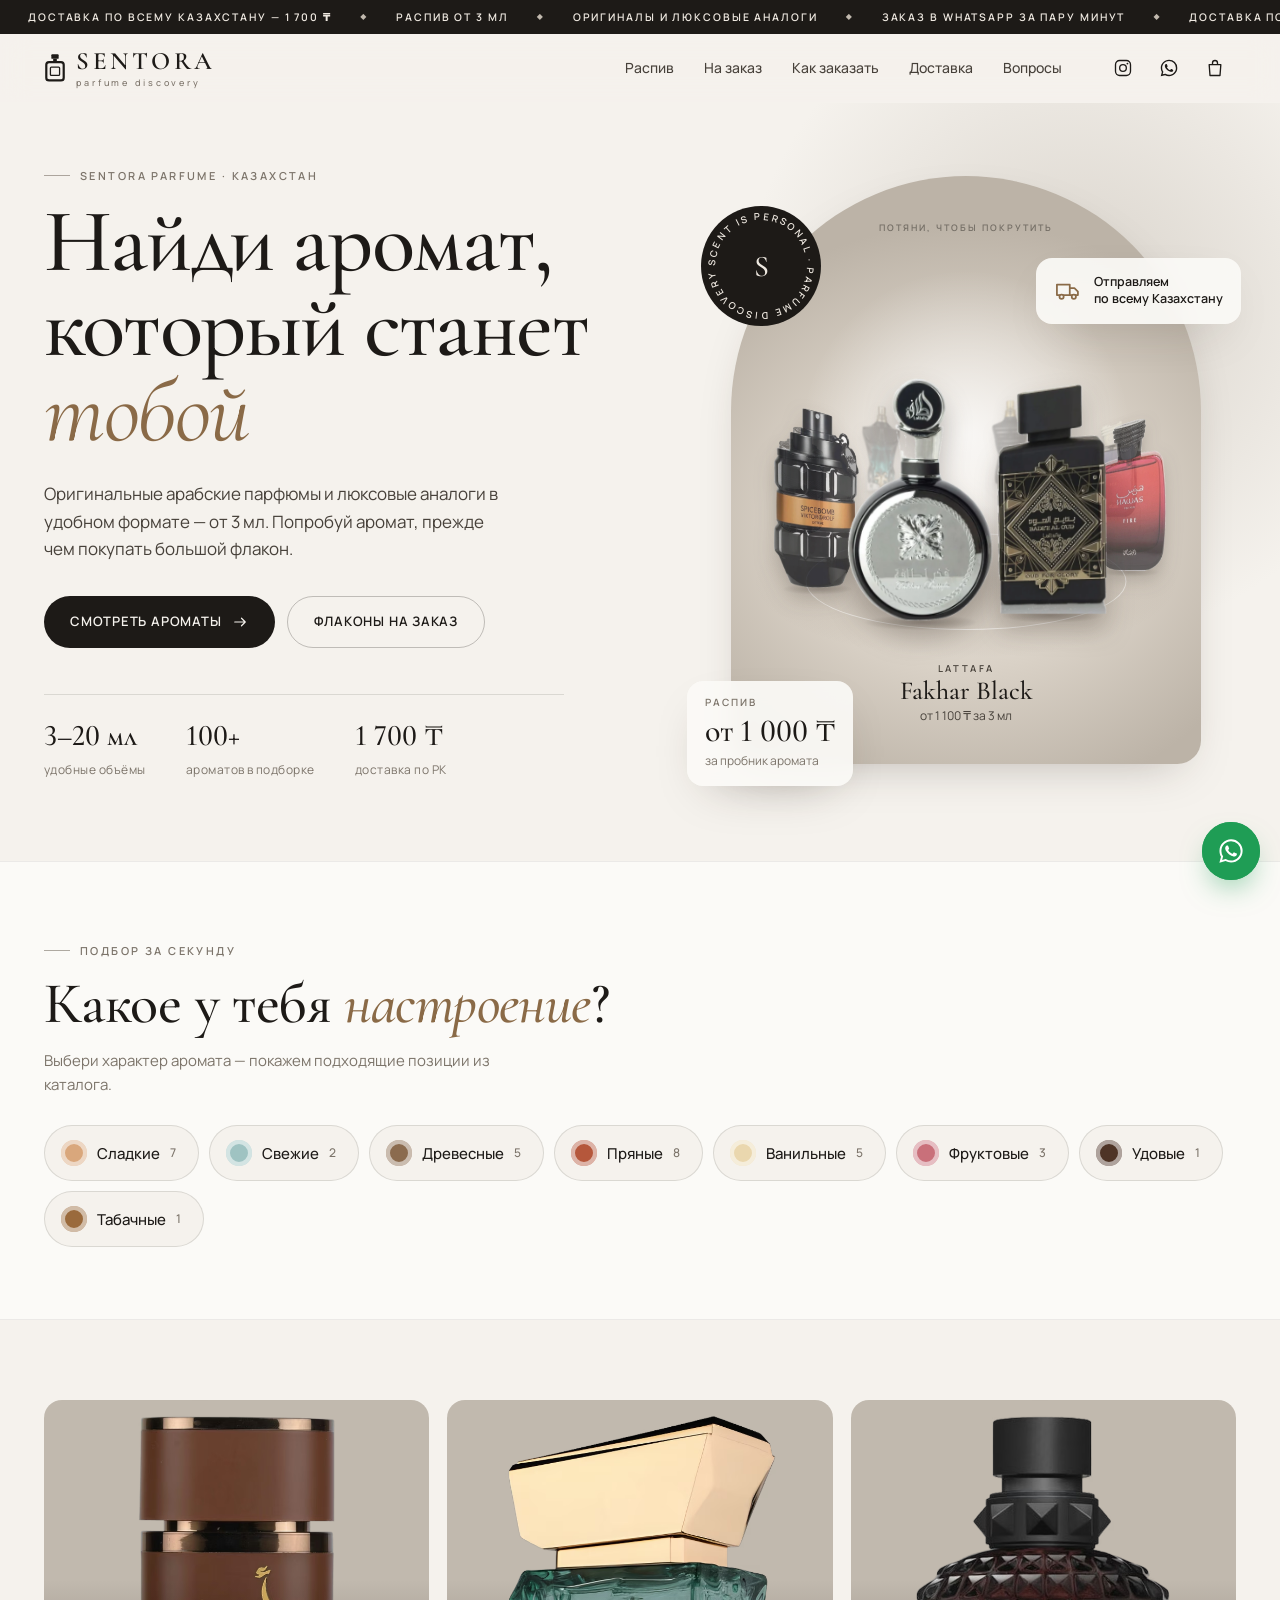
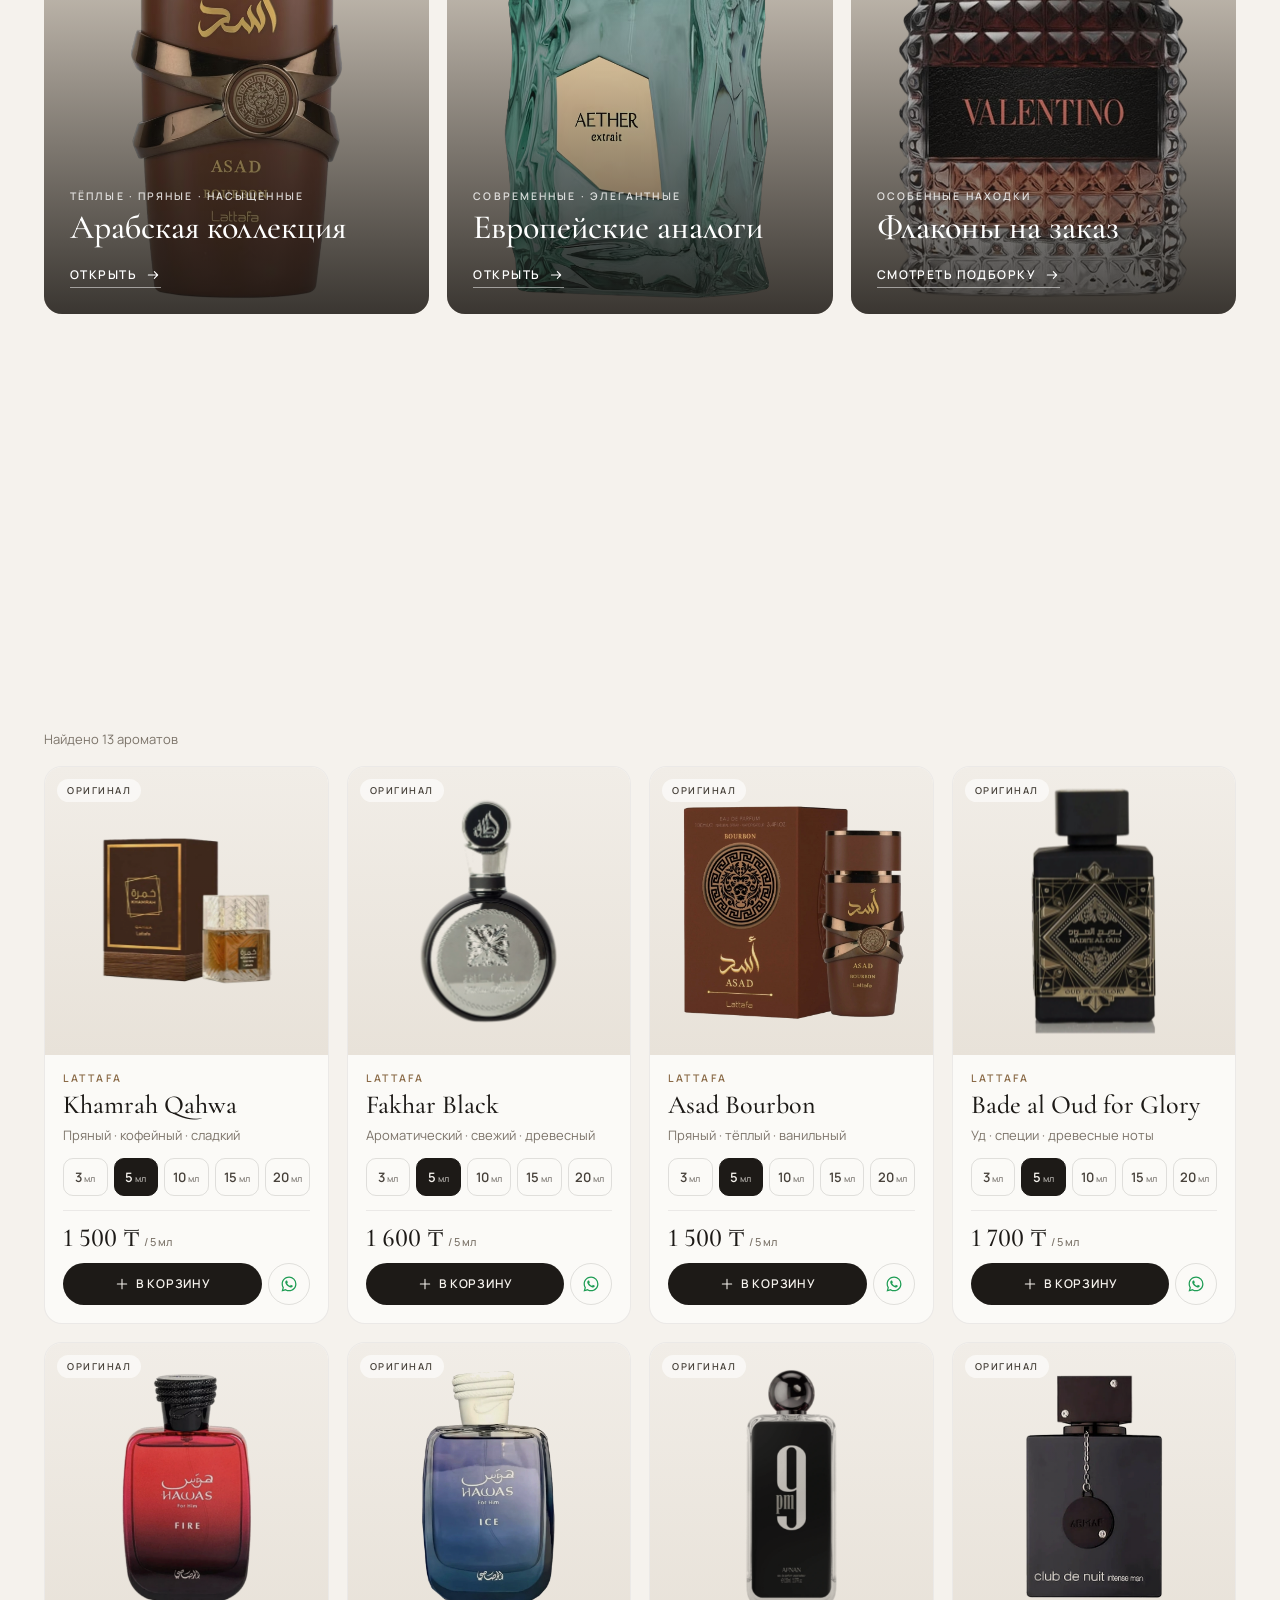
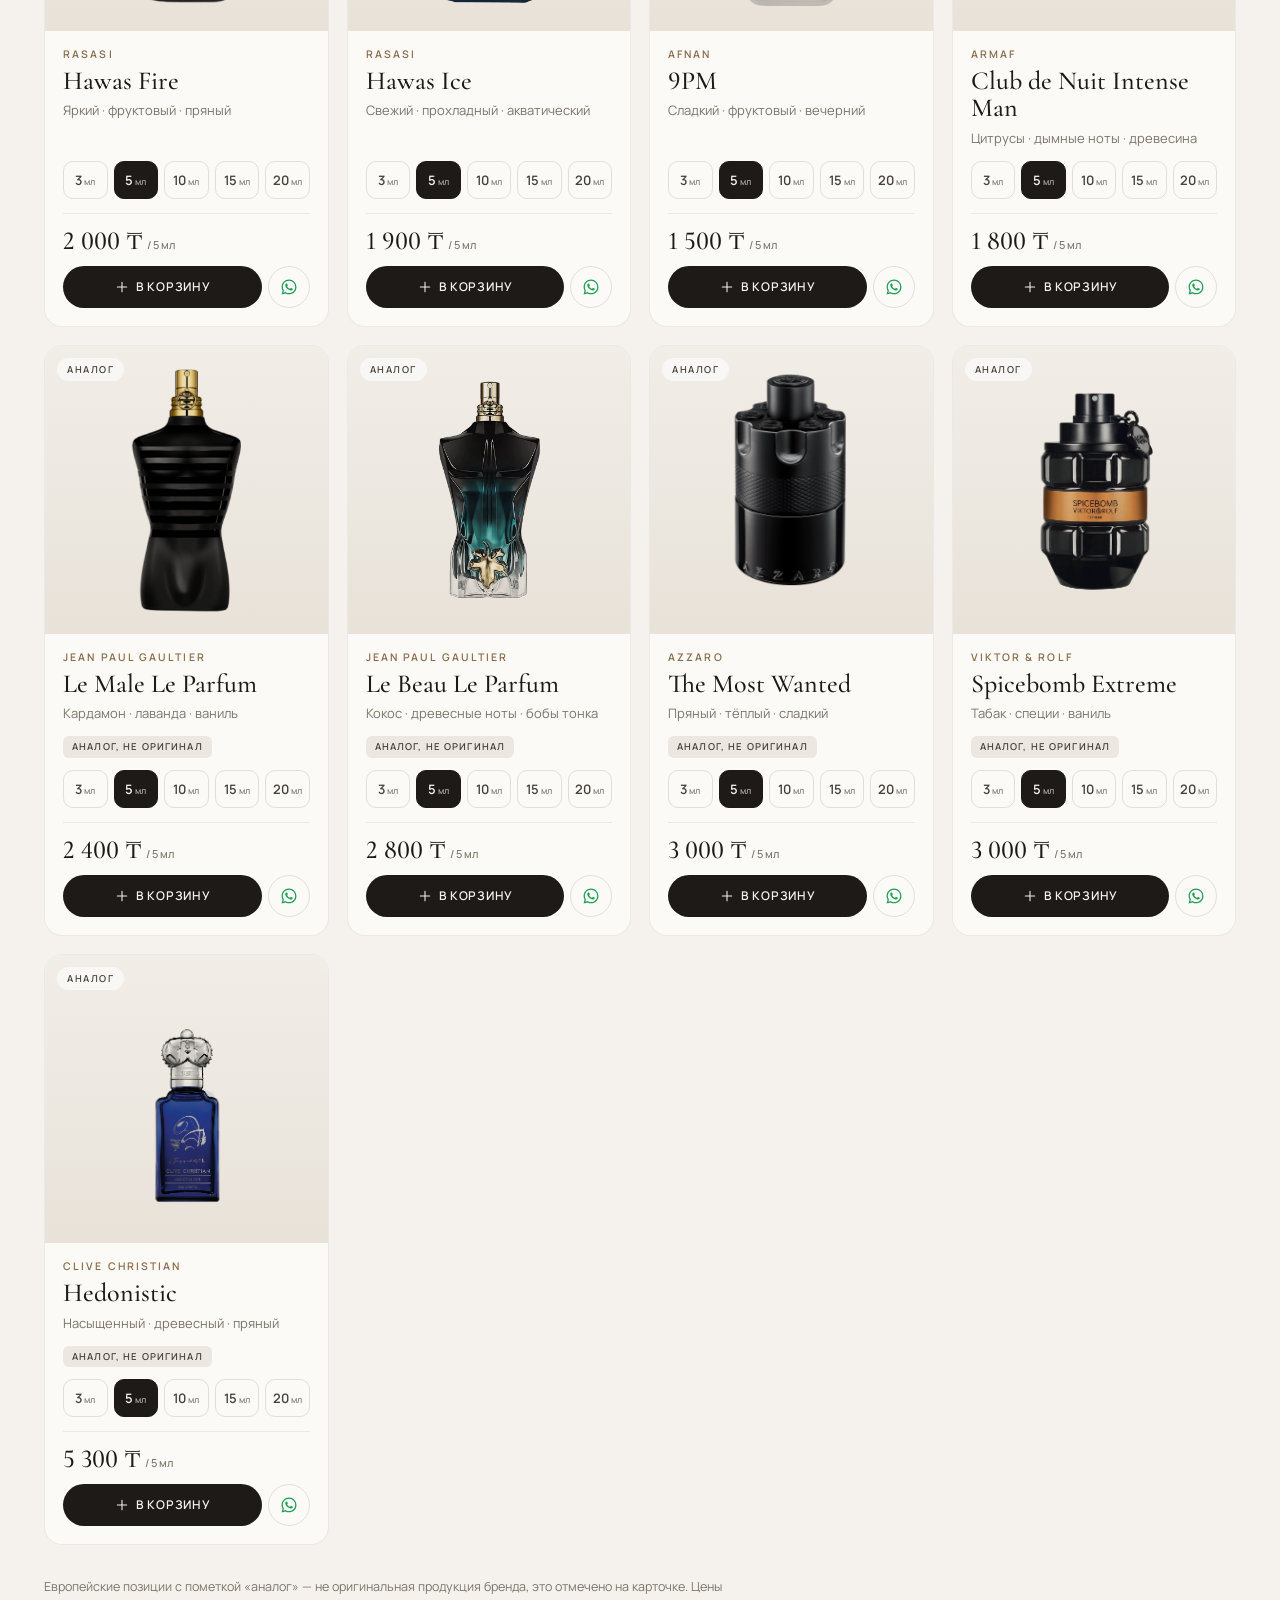
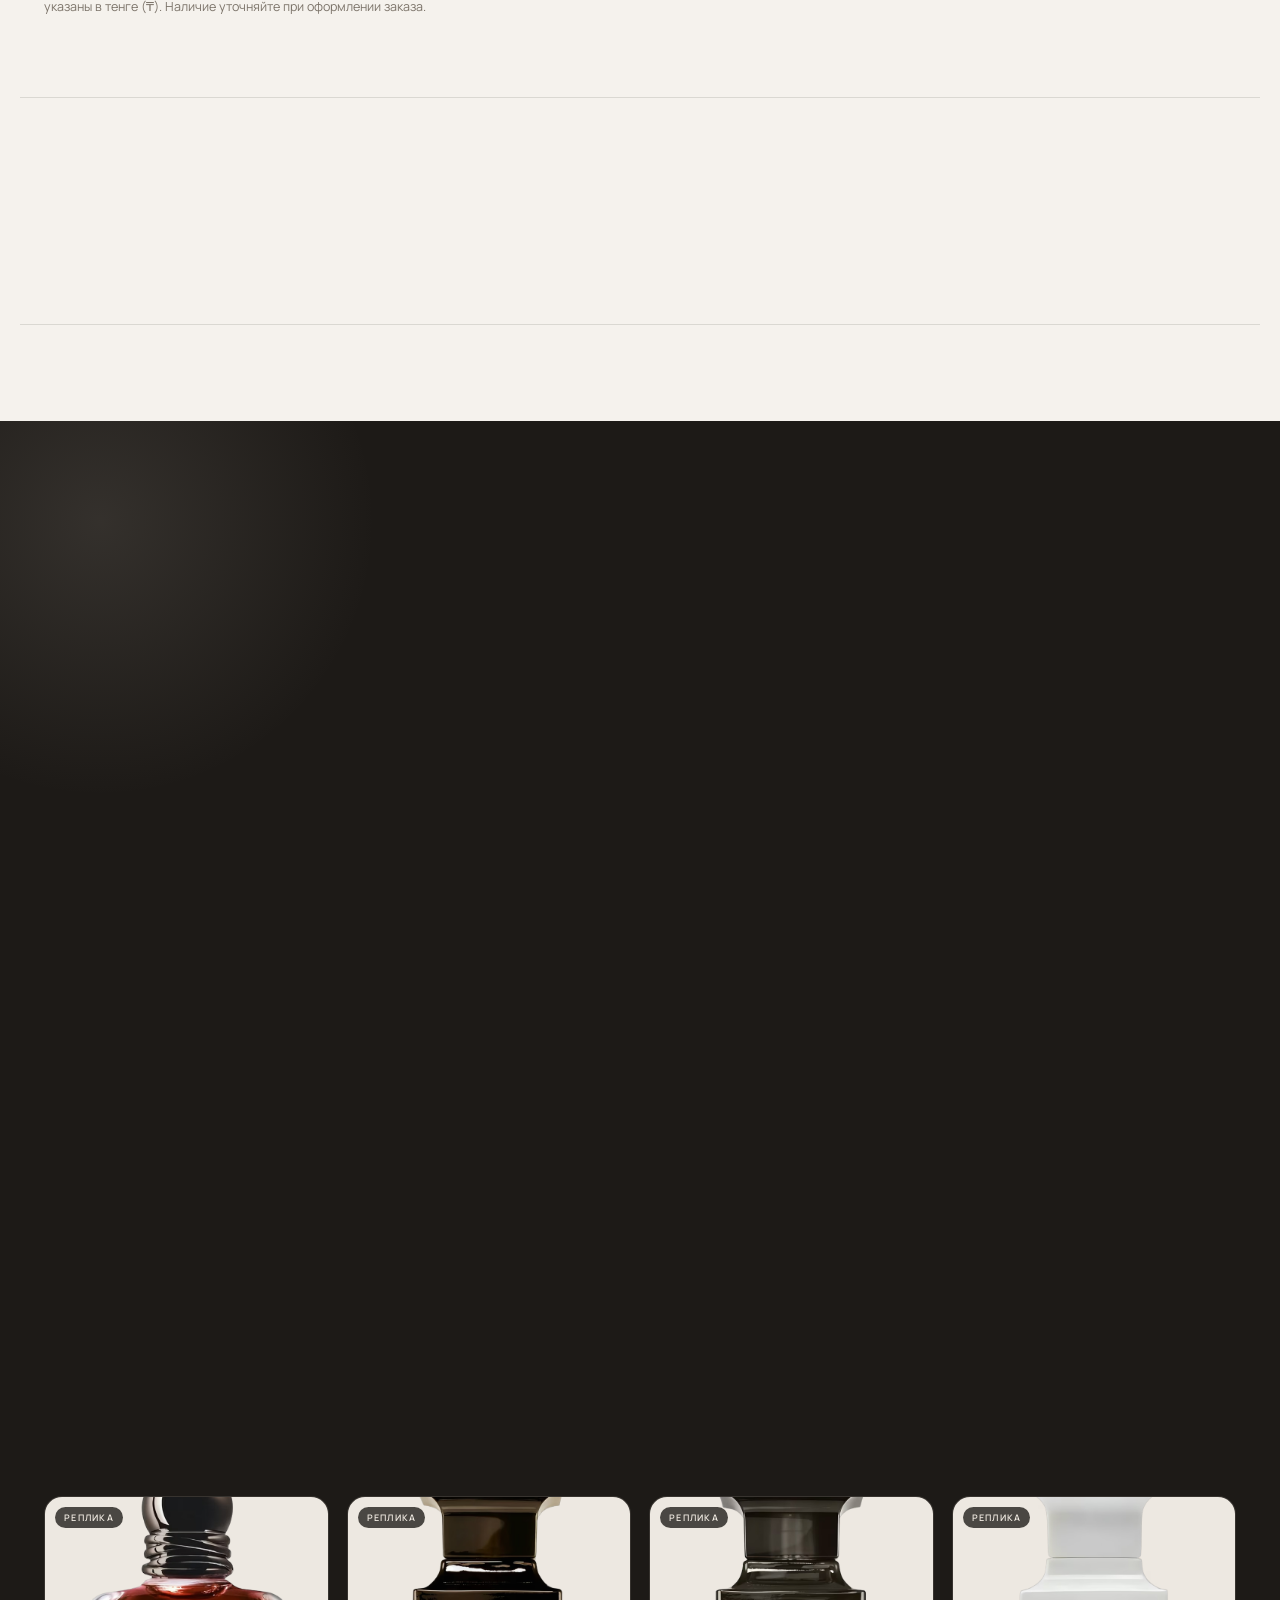
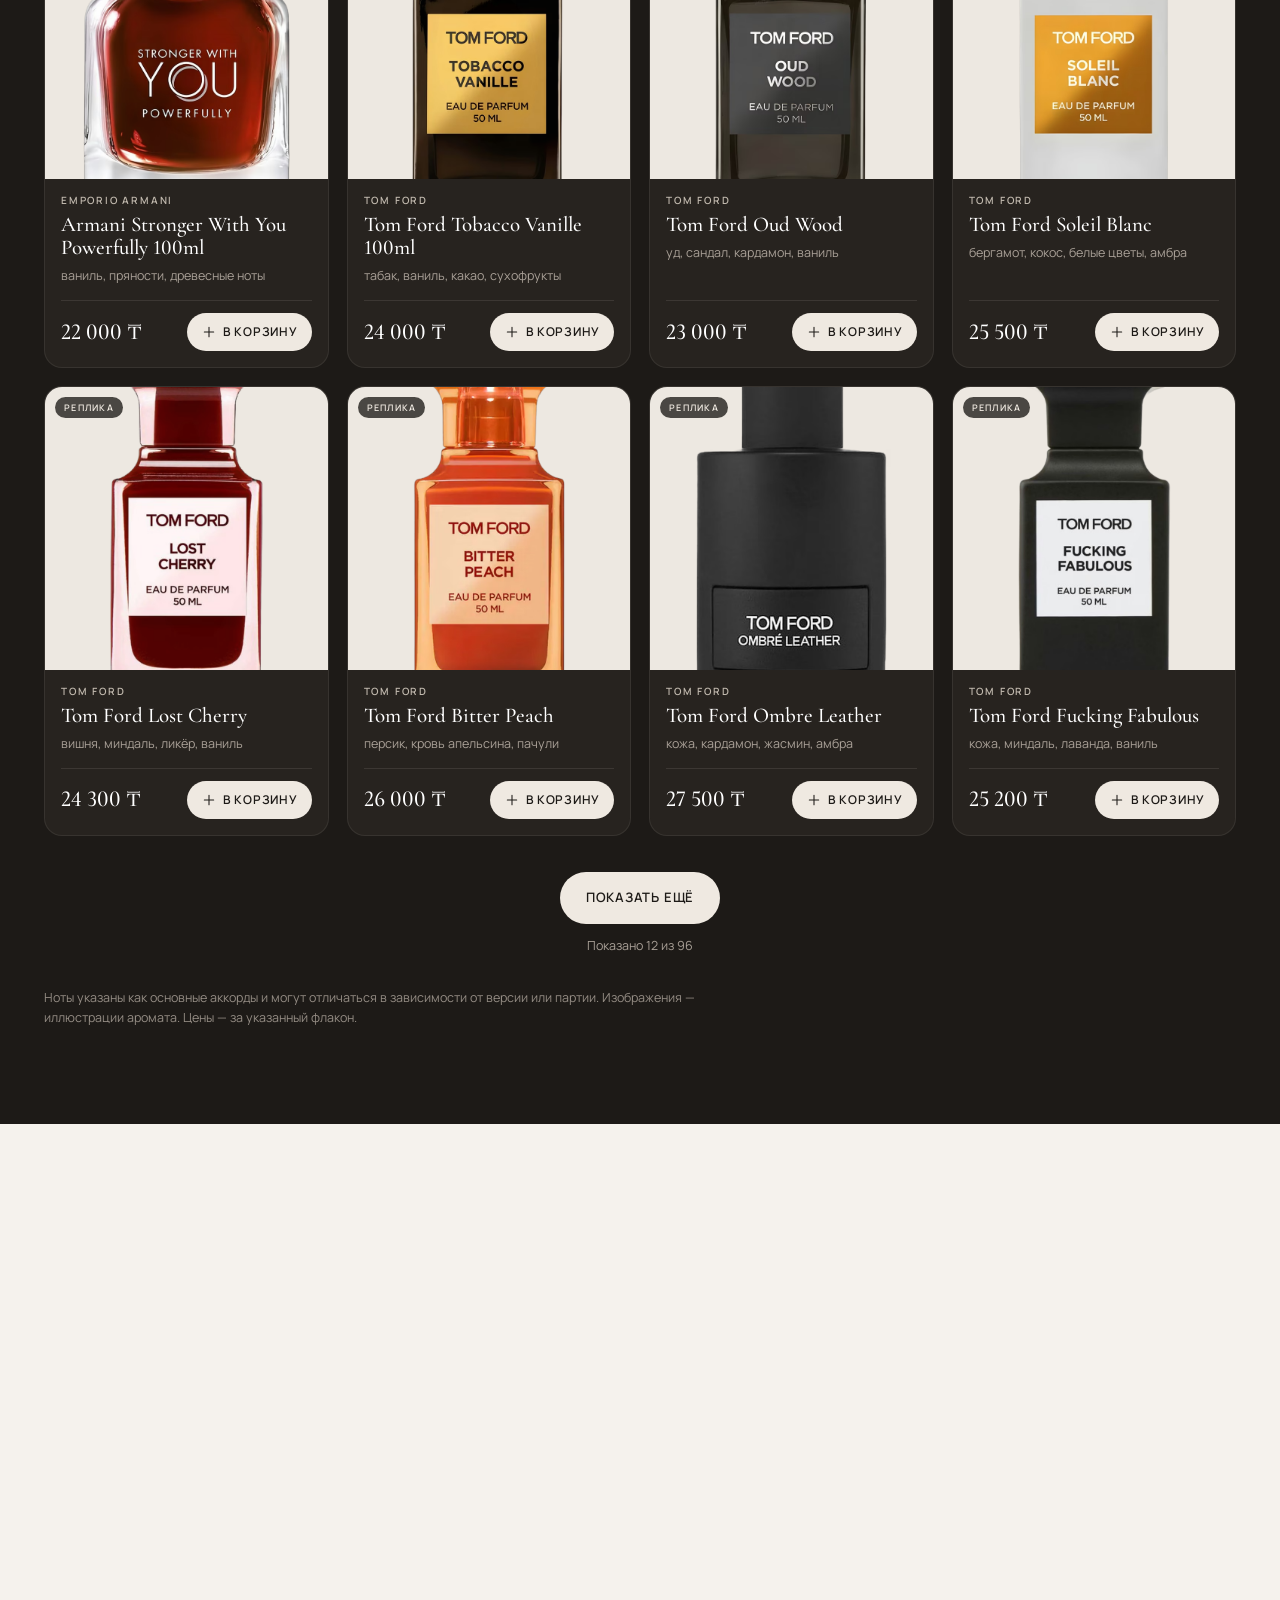
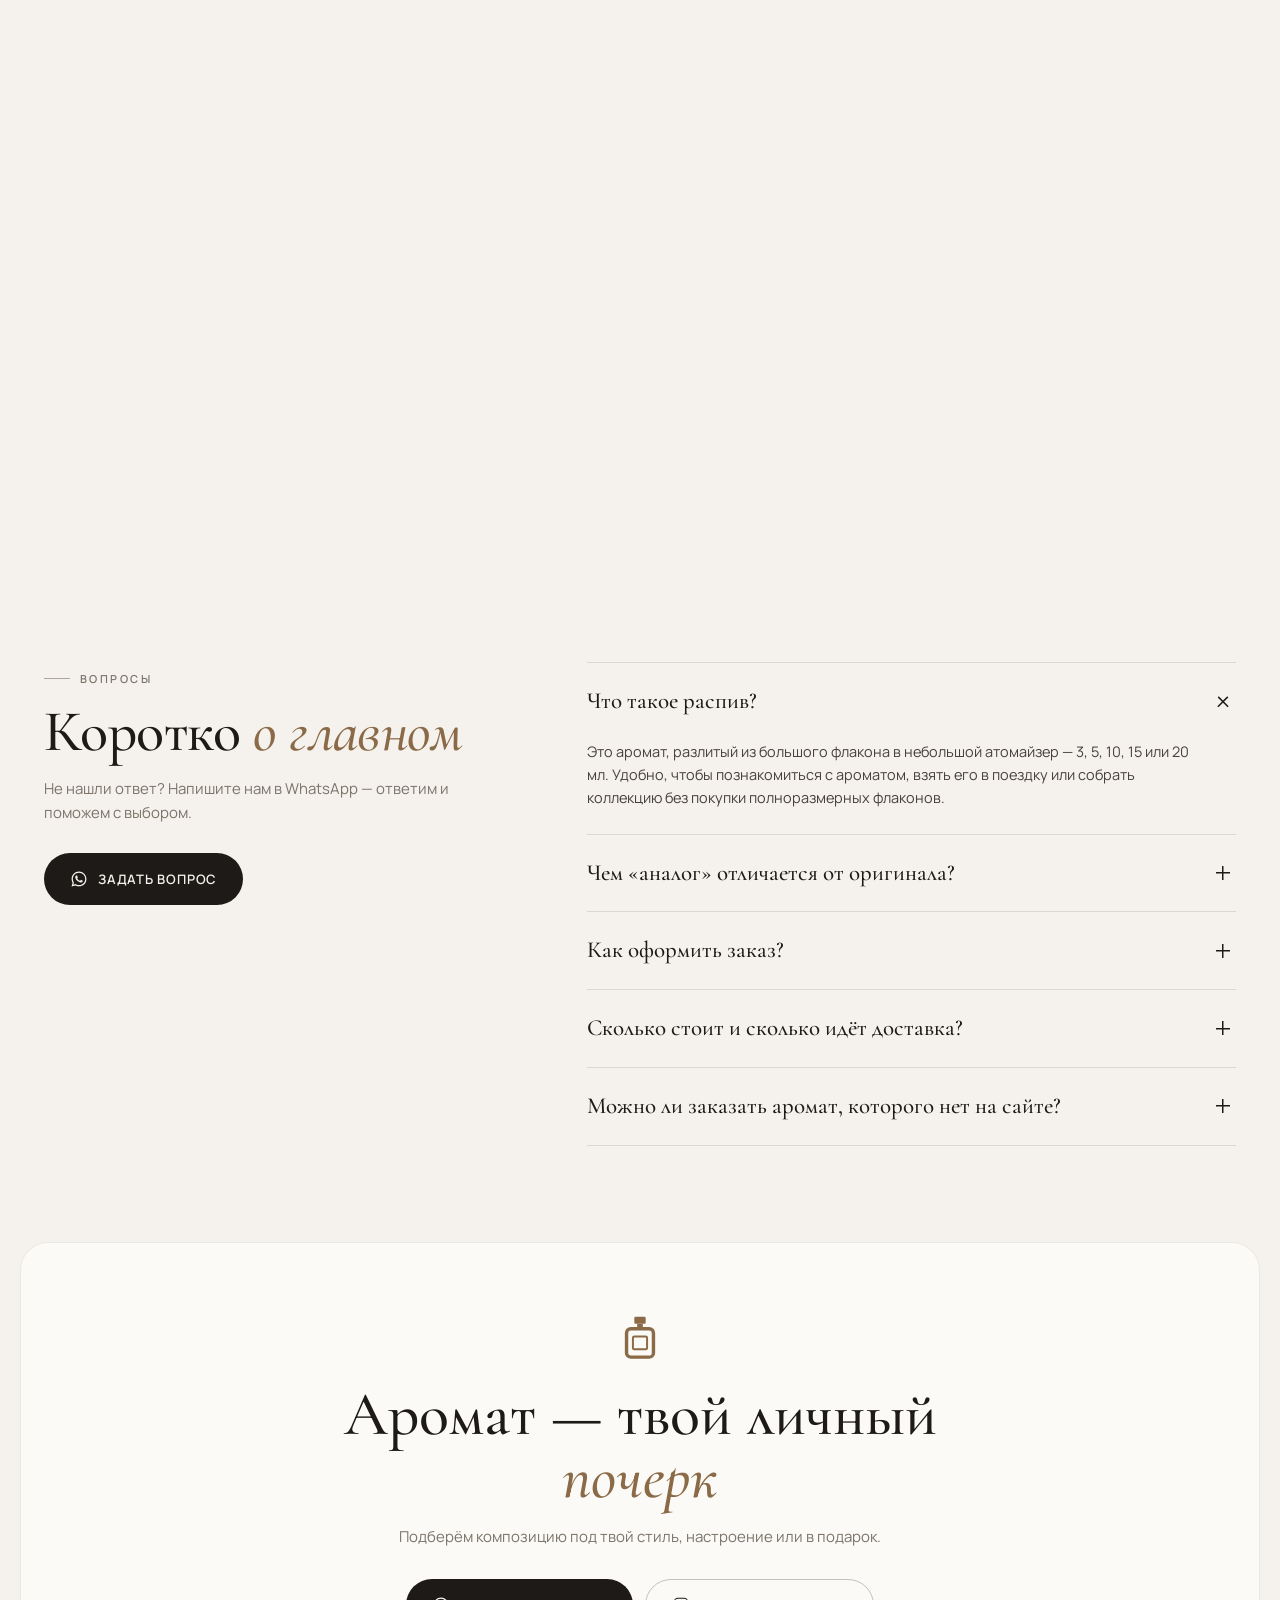
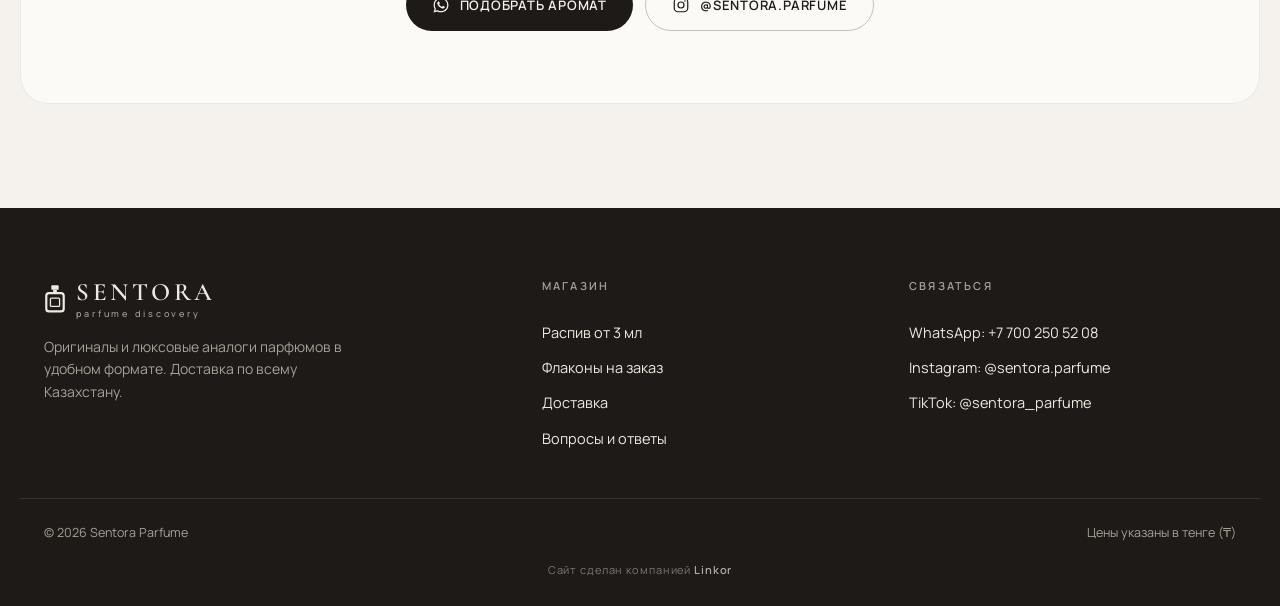
<file: index.html>
<!doctype html>
<html lang="ru">
<head>
<meta charset="utf-8">
<meta name="viewport" content="width=device-width, initial-scale=1, viewport-fit=cover">
<title>Sentora Parfume — распив и ароматы на заказ в Казахстане</title>
<meta name="description" content="Sentora Parfume — оригинальные арабские парфюмы и люксовые аналоги на распив от 3 мл. Ароматы под заказ, доставка по всему Казахстану. Заказ в WhatsApp.">
<meta name="theme-color" content="#F5F2ED">
<meta property="og:title" content="Sentora Parfume — parfume discovery">
<meta property="og:description" content="Любимые ароматы от 3 мл. Доставка по Казахстану.">
<meta property="og:image" content="img/custom/perfume-023.avif">
<link rel="icon" href="data:image/svg+xml,%3Csvg xmlns='http://www.w3.org/2000/svg' viewBox='0 0 64 64'%3E%3Ccircle cx='32' cy='32' r='32' fill='%23C1B9AE'/%3E%3Crect x='26' y='12' width='12' height='8' rx='1.5' fill='%231D1A17'/%3E%3Crect x='18' y='22' width='28' height='30' rx='4' fill='none' stroke='%231D1A17' stroke-width='3.5'/%3E%3C/svg%3E">
<link rel="preconnect" href="https://fonts.googleapis.com">
<link rel="preconnect" href="https://fonts.gstatic.com" crossorigin>
<link href="https://fonts.googleapis.com/css2?family=Cormorant+Garamond:ital,wght@0,400;0,500;0,600;1,400;1,500&family=Manrope:wght@400;500;600;700&display=swap" rel="stylesheet">
<link rel="stylesheet" href="styles.css">
</head>
<body>

<svg width="0" height="0" style="position:absolute" aria-hidden="true">
  <symbol id="i-bottle" viewBox="0 0 24 32"><rect x="8" y="1" width="8" height="5" rx="1"/><rect x="10" y="6" width="4" height="3"/><rect x="2.5" y="9.5" width="19" height="20" rx="3" fill="none" stroke="currentColor" stroke-width="2.4"/><rect x="7" y="15" width="10" height="9" rx="1" fill="none" stroke="currentColor" stroke-width="1.4"/></symbol>
  <symbol id="i-bag" viewBox="0 0 24 24"><path d="M5 8h14l-1 13H6L5 8Z" fill="none" stroke="currentColor" stroke-width="1.6" stroke-linejoin="round"/><path d="M9 8V6a3 3 0 0 1 6 0v2" fill="none" stroke="currentColor" stroke-width="1.6"/></symbol>
  <symbol id="i-search" viewBox="0 0 24 24"><circle cx="11" cy="11" r="6.5" fill="none" stroke="currentColor" stroke-width="1.6"/><path d="m16 16 4.5 4.5" stroke="currentColor" stroke-width="1.6" stroke-linecap="round"/></symbol>
  <symbol id="i-wa" viewBox="0 0 24 24"><path fill="currentColor" d="M12.04 2C6.58 2 2.13 6.45 2.13 11.91c0 1.75.46 3.45 1.32 4.95L2.05 22l5.25-1.38a9.9 9.9 0 0 0 4.74 1.21h.01c5.46 0 9.91-4.45 9.91-9.91A9.85 9.85 0 0 0 12.04 2Zm0 18.15h-.01a8.2 8.2 0 0 1-4.19-1.15l-.3-.18-3.12.82.83-3.04-.2-.31a8.2 8.2 0 0 1-1.26-4.38c0-4.54 3.7-8.23 8.25-8.23a8.23 8.23 0 0 1 8.23 8.24c0 4.54-3.7 8.23-8.23 8.23Zm4.52-6.16c-.25-.12-1.47-.72-1.69-.81-.23-.08-.39-.12-.56.13-.17.25-.64.81-.78.97-.14.17-.29.19-.54.06-.25-.12-1.05-.39-1.99-1.23-.74-.66-1.23-1.47-1.38-1.72-.14-.25-.02-.38.11-.51.11-.11.25-.29.37-.43.13-.15.17-.25.25-.42.08-.17.04-.31-.02-.43-.06-.12-.56-1.34-.76-1.84-.2-.48-.41-.42-.56-.43h-.48c-.17 0-.43.06-.66.31-.23.25-.87.85-.87 2.07 0 1.22.89 2.4 1.01 2.56.12.17 1.75 2.67 4.24 3.74.59.26 1.05.41 1.41.52.59.19 1.13.16 1.56.1.48-.07 1.47-.6 1.67-1.18.21-.58.21-1.07.14-1.18-.06-.1-.22-.16-.47-.29Z"/></symbol>
  <symbol id="i-ig" viewBox="0 0 24 24"><rect x="3" y="3" width="18" height="18" rx="5" fill="none" stroke="currentColor" stroke-width="1.6"/><circle cx="12" cy="12" r="4" fill="none" stroke="currentColor" stroke-width="1.6"/><circle cx="17.3" cy="6.7" r="1.1" fill="currentColor"/></symbol>
  <symbol id="i-tt" viewBox="0 0 24 24"><path fill="currentColor" d="M16.6 3c.3 2.2 1.6 3.6 3.9 3.8v2.6c-1.4.1-2.6-.3-3.9-1.1v5.8c0 7.4-8.1 9.7-11.3 4.4-2.1-3.4-.8-9.4 5.9-9.6v2.7c-.5.1-1.1.2-1.6.4-1.5.5-2.4 1.5-2.1 3.2.5 3.2 6.4 4.2 5.9-2.1V3h3.2Z"/></symbol>
  <symbol id="i-close" viewBox="0 0 24 24"><path d="M6 6l12 12M18 6 6 18" stroke="currentColor" stroke-width="1.6" stroke-linecap="round"/></symbol>
  <symbol id="i-arrow" viewBox="0 0 24 24"><path d="M5 12h14m-5-5 5 5-5 5" fill="none" stroke="currentColor" stroke-width="1.6" stroke-linecap="round" stroke-linejoin="round"/></symbol>
  <symbol id="i-truck" viewBox="0 0 24 24"><path d="M2.5 6.5h11v9h-11zM13.5 9.5h4l3 3v3h-7z" fill="none" stroke="currentColor" stroke-width="1.5" stroke-linejoin="round"/><circle cx="6.5" cy="17" r="1.8" fill="var(--bg)" stroke="currentColor" stroke-width="1.5"/><circle cx="17" cy="17" r="1.8" fill="var(--bg)" stroke="currentColor" stroke-width="1.5"/></symbol>
  <symbol id="i-drop" viewBox="0 0 24 24"><path d="M12 3s6 6.6 6 11a6 6 0 0 1-12 0c0-4.4 6-11 6-11Z" fill="none" stroke="currentColor" stroke-width="1.5"/></symbol>
  <symbol id="i-spark" viewBox="0 0 24 24"><path d="M12 3v4m0 10v4M3 12h4m10 0h4M6 6l2.5 2.5m7 7L18 18M18 6l-2.5 2.5m-7 7L6 18" stroke="currentColor" stroke-width="1.5" stroke-linecap="round"/></symbol>
  <symbol id="i-gift" viewBox="0 0 24 24"><rect x="3.5" y="8.5" width="17" height="4" fill="none" stroke="currentColor" stroke-width="1.5"/><path d="M5 12.5v8h14v-8M12 8.5v12M12 8.5S10.5 4 8 4.5 7.5 8.5 12 8.5Zm0 0s1.5-4.5 4-4 .5 4-4 4Z" fill="none" stroke="currentColor" stroke-width="1.5" stroke-linejoin="round"/></symbol>
  <symbol id="i-plus" viewBox="0 0 24 24"><path d="M12 5v14M5 12h14" stroke="currentColor" stroke-width="1.6" stroke-linecap="round"/></symbol>
  <symbol id="i-minus" viewBox="0 0 24 24"><path d="M5 12h14" stroke="currentColor" stroke-width="1.6" stroke-linecap="round"/></symbol>
</svg>

<div class="topbar">
  <div class="topbar__track">
    <span>Доставка по всему Казахстану — <span data-delivery>1 700 ₸</span></span><span class="dot">◆</span>
    <span>Распив от 3 мл</span><span class="dot">◆</span>
    <span>Оригиналы и люксовые аналоги</span><span class="dot">◆</span>
    <span>Заказ в WhatsApp за пару минут</span><span class="dot">◆</span>
    <span>Доставка по всему Казахстану — <span data-delivery>1 700 ₸</span></span><span class="dot">◆</span>
    <span>Распив от 3 мл</span><span class="dot">◆</span>
    <span>Оригиналы и люксовые аналоги</span><span class="dot">◆</span>
    <span>Заказ в WhatsApp за пару минут</span><span class="dot">◆</span>
  </div>
</div>

<header class="header" id="header">
  <div class="container header__row">
    <button class="burger" id="burger" aria-label="Открыть меню" aria-expanded="false"><span></span><span></span></button>
    <a href="#top" class="logo" aria-label="Sentora Parfume — на главную">
      <svg class="logo__mark"><use href="#i-bottle"/></svg>
      <span class="logo__text"><b>SENTORA</b><small>parfume discovery</small></span>
    </a>
    <nav class="nav" id="nav" aria-label="Основное меню">
      <a href="#catalog">Распив</a>
      <a href="#custom">На заказ</a>
      <a href="#how">Как заказать</a>
      <a href="#delivery">Доставка</a>
      <a href="#faq">Вопросы</a>
      <div class="nav__mobile-extra">
        <a class="btn btn--dark" href="https://wa.me/77002505208" target="_blank" rel="noopener"><svg><use href="#i-wa"/></svg> Написать в WhatsApp</a>
        <div class="nav__socials">
          <a href="https://www.instagram.com/sentora.parfume/" target="_blank" rel="noopener">Instagram</a>
          <a href="https://www.tiktok.com/@sentora_parfume" target="_blank" rel="noopener">TikTok</a>
        </div>
      </div>
    </nav>
    <div class="header__actions">
      <a class="icon-btn hide-sm" href="https://www.instagram.com/sentora.parfume/" target="_blank" rel="noopener" aria-label="Instagram"><svg><use href="#i-ig"/></svg></a>
      <a class="icon-btn hide-sm" href="https://wa.me/77002505208" target="_blank" rel="noopener" aria-label="WhatsApp"><svg><use href="#i-wa"/></svg></a>
      <button class="icon-btn cart-btn" id="cartOpen" aria-label="Корзина"><svg><use href="#i-bag"/></svg><span class="cart-count" id="cartCount">0</span></button>
    </div>
  </div>
</header>

<main id="top">

<!-- HERO -->
<section class="hero">
  <div class="container hero__grid">
    <div class="hero__copy">
      <p class="eyebrow reveal">Sentora Parfume · Казахстан</p>
      <h1 class="hero__title reveal">Найди аромат,<br>который станет <em>тобой</em></h1>
      <p class="hero__lead reveal">Оригинальные арабские парфюмы и люксовые аналоги в удобном формате — от 3 мл. Попробуй аромат, прежде чем покупать большой флакон.</p>
      <div class="hero__cta reveal">
        <a href="#catalog" class="btn btn--dark">Смотреть ароматы <svg><use href="#i-arrow"/></svg></a>
        <a href="#custom" class="btn btn--ghost">Флаконы на заказ</a>
      </div>
      <ul class="hero__facts reveal">
        <li><b>3–20 мл</b><span>удобные объёмы</span></li>
        <li><b>100+</b><span>ароматов в подборке</span></li>
        <li><b data-delivery>1 700 ₸</b><span>доставка по РК</span></li>
      </ul>
    </div>
    <div class="hero__visual reveal">
      <div class="hero__arch stage" id="stage" aria-label="Ароматы Sentora — вращающаяся витрина">
        <div class="stage__glow" aria-hidden="true"></div>
        <div class="stage__podium" aria-hidden="true"></div>
        <div class="carousel" id="carousel"></div>
        <div class="stage__caption" aria-live="polite">
          <small id="capBrand">&nbsp;</small>
          <b id="capName">&nbsp;</b>
          <span id="capPrice">&nbsp;</span>
        </div>
        <p class="stage__hint">Потяни, чтобы покрутить</p>
      </div>
      <div class="hero__badge hero__badge--a">
        <small>Распив</small>
        <b data-minprice>от 1 000 ₸</b>
        <span>за пробник аромата</span>
      </div>
      <div class="hero__badge hero__badge--b">
        <svg><use href="#i-truck"/></svg>
        <span>Отправляем<br>по всему Казахстану</span>
      </div>
      <span class="hero__ring" aria-hidden="true">
        <svg viewBox="0 0 120 120"><defs><path id="circ" d="M60 60m-46 0a46 46 0 1 1 92 0a46 46 0 1 1-92 0"/></defs><text><textPath href="#circ">SCENT IS PERSONAL · PARFUME DISCOVERY · </textPath></text></svg>
      </span>
    </div>
  </div>
</section>

<!-- MOOD -->
<section class="mood" id="mood">
  <div class="container">
    <div class="section-head reveal">
      <p class="eyebrow">Подбор за секунду</p>
      <h2>Какое у тебя <em>настроение</em>?</h2>
      <p class="section-head__sub">Выбери характер аромата — покажем подходящие позиции из каталога.</p>
    </div>
    <div class="mood__chips reveal" id="moodChips"></div>
  </div>
</section>

<!-- COLLECTIONS -->
<section class="collections">
  <div class="container collections__grid">
    <a href="#catalog" class="coll reveal" data-jump="arabic">
      <img src="img/custom/perfume-076.avif" alt="Восточный парфюм" loading="lazy">
      <div class="coll__body">
        <span class="coll__num">01</span>
        <p class="coll__tag">Тёплые · пряные · насыщенные</p>
        <h3>Арабская коллекция</h3>
        <span class="coll__link">Открыть <svg><use href="#i-arrow"/></svg></span>
      </div>
    </a>
    <a href="#catalog" class="coll reveal" data-jump="european">
      <img src="img/custom/perfume-073.avif" alt="Европейский парфюм" loading="lazy">
      <div class="coll__body">
        <span class="coll__num">02</span>
        <p class="coll__tag">Современные · элегантные</p>
        <h3>Европейские аналоги</h3>
        <span class="coll__link">Открыть <svg><use href="#i-arrow"/></svg></span>
      </div>
    </a>
    <a href="#custom" class="coll reveal">
      <img src="img/custom/perfume-085.avif" alt="Парфюм на заказ" loading="lazy">
      <div class="coll__body">
        <span class="coll__num">03</span>
        <p class="coll__tag">Особенные находки</p>
        <h3>Флаконы на заказ</h3>
        <span class="coll__link">Смотреть подборку <svg><use href="#i-arrow"/></svg></span>
      </div>
    </a>
  </div>
</section>

<!-- CATALOG -->
<section class="catalog" id="catalog">
  <div class="container">
    <div class="section-head section-head--row reveal">
      <div>
        <p class="eyebrow">Распив · от 3 мл</p>
        <h2>Ароматы, которые <em>выбирают</em></h2>
      </div>
      <p class="section-head__sub">Выбери объём — цена обновится сразу. Нажми на фото, чтобы увидеть пирамиду аромата.</p>
    </div>

    <div class="filters reveal" id="filters">
      <div class="tabs" role="tablist" id="catTabs">
        <button class="tab is-active" data-cat="all">Все ароматы</button>
        <button class="tab" data-cat="arabic">Арабские парфюмы</button>
        <button class="tab" data-cat="european">Европейские аналоги</button>
      </div>
      <div class="filters__row">
        <label class="search">
          <svg><use href="#i-search"/></svg>
          <input type="search" id="catSearch" placeholder="Название, бренд или нота…" autocomplete="off">
        </label>
        <div class="select"><select id="brandSel" aria-label="Бренд"><option value="all">Все бренды</option></select></div>
        <div class="select"><select id="sortSel" aria-label="Сортировка">
          <option value="default">По умолчанию</option>
          <option value="asc">Сначала дешевле</option>
          <option value="desc">Сначала дороже</option>
        </select></div>
      </div>
      <div class="notes-chips" id="noteChips"></div>
    </div>

    <p class="catalog__count" id="catCount"></p>
    <div class="grid" id="catGrid"></div>
    <div class="empty" id="catEmpty" hidden>
      <p>Ничего не нашлось по этим фильтрам.</p>
      <button class="btn btn--ghost" id="catReset">Сбросить фильтры</button>
    </div>
    <p class="footnote">Европейские позиции с пометкой «аналог» — не оригинальная продукция бренда, это отмечено на карточке. Цены указаны в тенге (₸). Наличие уточняйте при оформлении заказа.</p>
  </div>
</section>

<!-- BENEFITS -->
<section class="benefits">
  <div class="container benefits__grid">
    <div class="benefit reveal"><svg><use href="#i-drop"/></svg><h3>Формат от 3 мл</h3><p>Попробуй аромат на себе, прежде чем брать большой флакон.</p></div>
    <div class="benefit reveal"><svg><use href="#i-spark"/></svg><h3>Подборка брендов</h3><p>Восточная и европейская парфюмерия — только проверенные композиции.</p></div>
    <div class="benefit reveal"><svg><use href="#i-truck"/></svg><h3>Доставка по Казахстану</h3><p>Отправляем в любой город. Стоимость доставки — <span data-delivery>1&nbsp;700&nbsp;₸</span>.</p></div>
    <div class="benefit reveal"><svg><use href="#i-gift"/></svg><h3>Помощь с выбором</h3><p>Подскажем аромат под твой стиль, сезон или в подарок.</p></div>
  </div>
</section>

<!-- CUSTOM ORDER -->
<section class="custom" id="custom">
  <div class="container">
    <div class="section-head section-head--row reveal">
      <div>
        <p class="eyebrow eyebrow--light">Special request</p>
        <h2>Особенная находка — <em>под заказ</em></h2>
      </div>
      <p class="section-head__sub">Редкие композиции и любимые бренды полноразмерными флаконами. Привезём специально для тебя.</p>
    </div>

    <div class="timeline reveal">
      <div class="timeline__step"><b>10–15 дней</b><span>доставка до нас</span></div>
      <div class="timeline__line" aria-hidden="true"><svg><use href="#i-arrow"/></svg></div>
      <div class="timeline__step"><b>5–7 дней</b><span>доставка до тебя</span></div>
      <p class="timeline__note">Сроки ориентировочные и могут немного меняться.</p>
    </div>

    <div class="filters filters--dark reveal">
      <div class="tabs" id="customTabs">
        <button class="tab is-active" data-cat="all">Все <span class="tab__n"></span></button>
        <button class="tab" data-cat="Европейские реплики">Европейские реплики <span class="tab__n"></span></button>
        <button class="tab" data-cat="Арабские оригиналы">Арабские оригиналы <span class="tab__n"></span></button>
        <button class="tab" data-cat="Оригинал Европа">Оригинал Европа <span class="tab__n"></span></button>
      </div>
      <div class="filters__row">
        <label class="search">
          <svg><use href="#i-search"/></svg>
          <input type="search" id="customSearch" placeholder="Поиск аромата, бренда или ноты…" autocomplete="off">
        </label>
        <div class="select"><select id="customSort" aria-label="Сортировка">
          <option value="default">По умолчанию</option>
          <option value="asc">Сначала дешевле</option>
          <option value="desc">Сначала дороже</option>
        </select></div>
      </div>
    </div>

    <div class="grid grid--custom" id="customGrid"></div>
    <div class="empty empty--dark" id="customEmpty" hidden><p>Не нашли нужный аромат? Напишите нам — постараемся привезти.</p><a class="btn btn--light" href="https://wa.me/77002505208?text=%D0%97%D0%B4%D1%80%D0%B0%D0%B2%D1%81%D1%82%D0%B2%D1%83%D0%B9%D1%82%D0%B5!%20%D0%98%D1%89%D1%83%20%D0%B0%D1%80%D0%BE%D0%BC%D0%B0%D1%82%20%D0%BF%D0%BE%D0%B4%20%D0%B7%D0%B0%D0%BA%D0%B0%D0%B7%3A%20" target="_blank" rel="noopener"><svg><use href="#i-wa"/></svg> Спросить в WhatsApp</a></div>
    <div class="more"><button class="btn btn--light" id="customMore">Показать ещё</button><p class="more__info" id="customInfo"></p></div>
    <p class="footnote footnote--dark">Ноты указаны как основные аккорды и могут отличаться в зависимости от версии или партии. Изображения — иллюстрации аромата. Цены — за указанный флакон.</p>
  </div>
</section>

<!-- HOW -->
<section class="how" id="how">
  <div class="container">
    <div class="section-head reveal">
      <p class="eyebrow">Как заказать</p>
      <h2>Три шага до <em>твоего</em> аромата</h2>
    </div>
    <ol class="steps">
      <li class="step reveal"><span class="step__n">01</span><h3>Выбери аромат</h3><p>Отметь объём от 3 до 20 мл или флакон под заказ и добавь в корзину.</p></li>
      <li class="step reveal"><span class="step__n">02</span><h3>Оформи в WhatsApp</h3><p>Мы соберём сообщение с составом заказа и суммой — останется только отправить.</p></li>
      <li class="step reveal"><span class="step__n">03</span><h3>Получи посылку</h3><p>Подтвердим наличие и отправим заказ в твой город по Казахстану.</p></li>
    </ol>
  </div>
</section>

<!-- DELIVERY -->
<section class="delivery" id="delivery">
  <div class="container delivery__card reveal">
    <div class="delivery__copy">
      <p class="eyebrow">Доставка</p>
      <h2>В любой уголок <em>Казахстана</em></h2>
      <p>Отправляем любимые ароматы по всей стране. Стоимость доставки фиксированная и оплачивается отдельно от заказа.</p>
      <div class="delivery__price"><span data-delivery>1 700 ₸</span> доставка по Казахстану</div>
    </div>
    <div class="delivery__img">
      <img src="img/custom/perfume-040.avif" alt="Флакон парфюма" loading="lazy">
    </div>
  </div>
</section>

<!-- FAQ -->
<section class="faq" id="faq">
  <div class="container faq__grid">
    <div class="section-head reveal">
      <p class="eyebrow">Вопросы</p>
      <h2>Коротко <em>о главном</em></h2>
      <p class="section-head__sub">Не нашли ответ? Напишите нам в WhatsApp — ответим и поможем с выбором.</p>
      <a class="btn btn--dark" href="https://wa.me/77002505208" target="_blank" rel="noopener"><svg><use href="#i-wa"/></svg> Задать вопрос</a>
    </div>
    <div class="faq__list reveal">
      <details open>
        <summary>Что такое распив?</summary>
        <p>Это аромат, разлитый из большого флакона в небольшой атомайзер — 3, 5, 10, 15 или 20 мл. Удобно, чтобы познакомиться с ароматом, взять его в поездку или собрать коллекцию без покупки полноразмерных флаконов.</p>
      </details>
      <details>
        <summary>Чем «аналог» отличается от оригинала?</summary>
        <p>Арабские парфюмы в каталоге — оригинальная продукция брендов. Европейские позиции с пометкой «аналог» — это люксовые аналоги известных ароматов, а не продукция самого бренда. Мы честно отмечаем это на каждой карточке.</p>
      </details>
      <details>
        <summary>Как оформить заказ?</summary>
        <p>Добавьте ароматы в корзину и нажмите «Оформить в WhatsApp» — откроется чат с готовым сообщением. Мы подтвердим наличие, сумму и отправим заказ.</p>
      </details>
      <details>
        <summary>Сколько стоит и сколько идёт доставка?</summary>
        <p>Доставка по Казахстану — <span data-delivery>1 700 ₸</span>, оплачивается отдельно. Флаконы под заказ едут до нас 10–15 дней и ещё 5–7 дней до вас — сроки ориентировочные.</p>
      </details>
      <details>
        <summary>Можно ли заказать аромат, которого нет на сайте?</summary>
        <p>Да. Напишите название в WhatsApp — уточним, можем ли привезти его под заказ.</p>
      </details>
    </div>
  </div>
</section>

<!-- CTA -->
<section class="cta">
  <div class="container cta__inner reveal">
    <svg class="cta__mark"><use href="#i-bottle"/></svg>
    <h2>Аромат — твой личный <em>почерк</em></h2>
    <p>Подберём композицию под твой стиль, настроение или в подарок.</p>
    <div class="cta__btns">
      <a class="btn btn--dark" href="https://wa.me/77002505208?text=%D0%97%D0%B4%D1%80%D0%B0%D0%B2%D1%81%D1%82%D0%B2%D1%83%D0%B9%D1%82%D0%B5!%20%D0%9F%D0%BE%D0%BC%D0%BE%D0%B3%D0%B8%D1%82%D0%B5%20%D0%BF%D0%BE%D0%B4%D0%BE%D0%B1%D1%80%D0%B0%D1%82%D1%8C%20%D0%B0%D1%80%D0%BE%D0%BC%D0%B0%D1%82." target="_blank" rel="noopener"><svg><use href="#i-wa"/></svg> Подобрать аромат</a>
      <a class="btn btn--ghost" href="https://www.instagram.com/sentora.parfume/" target="_blank" rel="noopener"><svg><use href="#i-ig"/></svg> @sentora.parfume</a>
    </div>
  </div>
</section>

</main>

<footer class="footer">
  <div class="container footer__grid">
    <div>
      <a href="#top" class="logo logo--light">
        <svg class="logo__mark"><use href="#i-bottle"/></svg>
        <span class="logo__text"><b>SENTORA</b><small>parfume discovery</small></span>
      </a>
      <p class="footer__tag">Оригиналы и люксовые аналоги парфюмов в удобном формате. Доставка по всему Казахстану.</p>
    </div>
    <div>
      <h4>Магазин</h4>
      <a href="#catalog">Распив от 3 мл</a>
      <a href="#custom">Флаконы на заказ</a>
      <a href="#delivery">Доставка</a>
      <a href="#faq">Вопросы и ответы</a>
    </div>
    <div>
      <h4>Связаться</h4>
      <a href="https://wa.me/77002505208" target="_blank" rel="noopener">WhatsApp: +7 700 250 52 08</a>
      <a href="https://www.instagram.com/sentora.parfume/" target="_blank" rel="noopener">Instagram: @sentora.parfume</a>
      <a href="https://www.tiktok.com/@sentora_parfume" target="_blank" rel="noopener">TikTok: @sentora_parfume</a>
    </div>
  </div>
  <div class="container footer__bottom">
    <span>© <span id="year">2026</span> Sentora Parfume</span>
    <span>Цены указаны в тенге (₸)</span>
  </div>
  <div class="container footer__credit">Сайт сделан компанией <b>Linkor</b></div>
</footer>

<!-- floating -->
<a class="fab" href="https://wa.me/77002505208" target="_blank" rel="noopener" aria-label="Написать в WhatsApp"><svg><use href="#i-wa"/></svg></a>
<button class="cartbar" id="cartBar" hidden>
  <span class="cartbar__l"><svg><use href="#i-bag"/></svg> <span id="cartBarCount">0</span></span>
  <span class="cartbar__r">Оформить · <b id="cartBarSum">0 ₸</b></span>
</button>

<!-- cart drawer -->
<div class="drawer" id="cart" aria-hidden="true">
  <div class="drawer__overlay" data-close></div>
  <aside class="drawer__panel" role="dialog" aria-modal="true" aria-labelledby="cartTitle">
    <div class="drawer__head">
      <h3 id="cartTitle">Твоя корзина</h3>
      <button class="icon-btn" data-close aria-label="Закрыть"><svg><use href="#i-close"/></svg></button>
    </div>
    <div class="drawer__body" id="cartItems"></div>
    <div class="drawer__foot" id="cartFoot">
      <div class="sum-row"><span>Ароматы</span><b id="cartSum">0 ₸</b></div>
      <div class="sum-row sum-row--muted"><span>Доставка по Казахстану</span><span data-delivery>1 700 ₸</span></div>
      <div class="sum-row sum-row--total"><span>Итого</span><b id="cartTotal">0 ₸</b></div>
      <button class="btn btn--wa btn--block" id="checkout"><svg><use href="#i-wa"/></svg> Оформить в WhatsApp</button>
      <p class="drawer__hint">Откроется чат с готовым сообщением. Заказ уйдёт только после того, как вы его отправите.</p>
    </div>
  </aside>
</div>

<!-- product modal -->
<div class="modal" id="pmodal" aria-hidden="true">
  <div class="modal__overlay" data-close></div>
  <div class="modal__panel" role="dialog" aria-modal="true" aria-labelledby="pmName">
    <button class="icon-btn modal__x" data-close aria-label="Закрыть"><svg><use href="#i-close"/></svg></button>
    <div class="modal__img"><img id="pmImg" alt=""></div>
    <div class="modal__body">
      <p class="card__brand" id="pmBrand"></p>
      <h3 id="pmName"></h3>
      <p class="modal__desc" id="pmDesc"></p>
      <span class="badge" id="pmBadge" hidden>Аналог, не оригинал</span>
      <div class="pyramid" id="pmPyramid"></div>
      <p class="label">Объём</p>
      <div class="vols vols--lg" id="pmVols"></div>
      <div class="modal__price"><b id="pmPrice"></b><span id="pmMl"></span></div>
      <div class="modal__actions">
        <button class="btn btn--dark" id="pmAdd"><svg><use href="#i-bag"/></svg> В корзину</button>
        <button class="btn btn--ghost" id="pmWa"><svg><use href="#i-wa"/></svg> Заказать</button>
      </div>
    </div>
  </div>
</div>

<div class="toast" id="toast" role="status" aria-live="polite"></div>

<script src="app.js"></script>
</body>
</html>
</file>
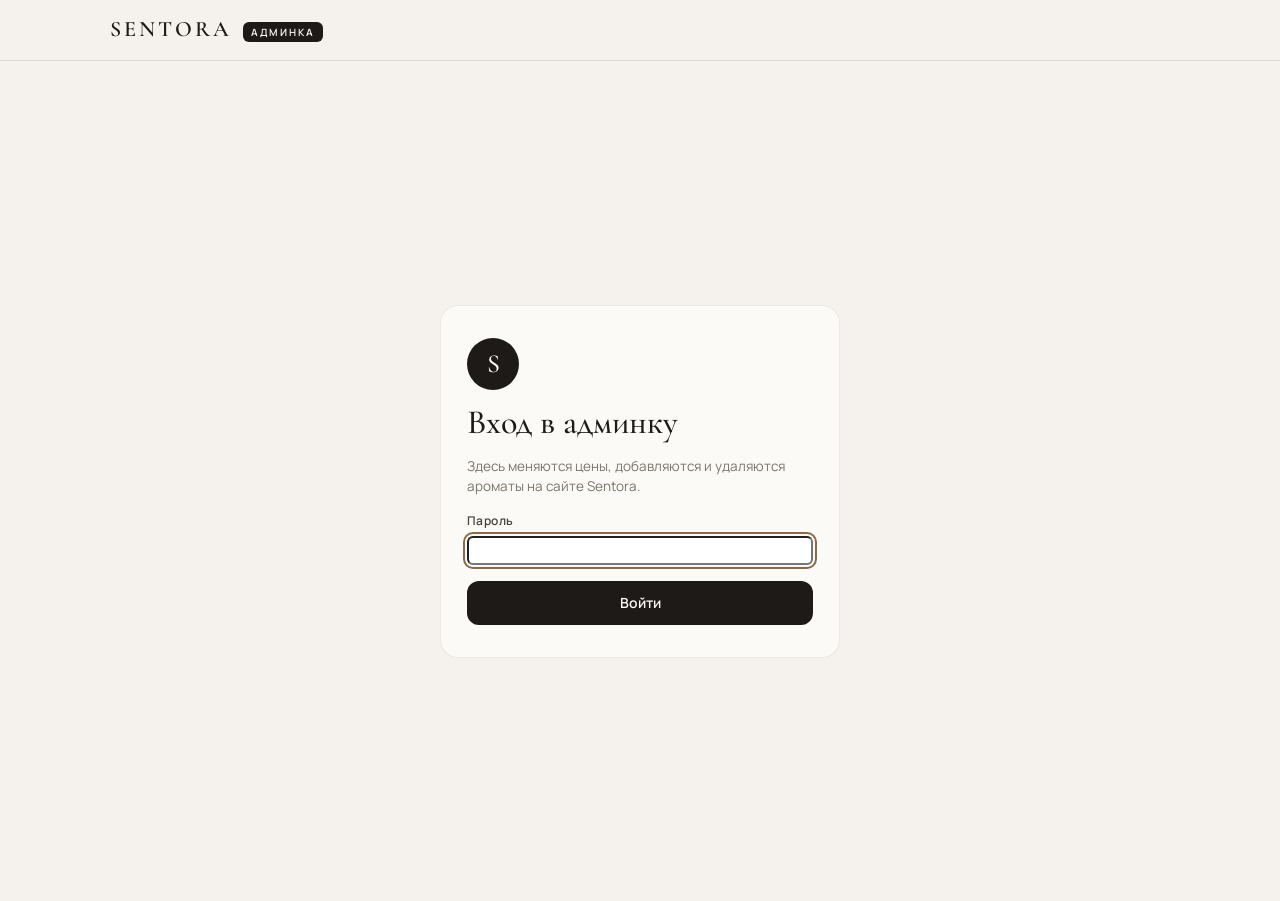
<file: admin.html>
<!doctype html>
<html lang="ru">
<head>
<meta charset="utf-8">
<meta name="viewport" content="width=device-width, initial-scale=1, viewport-fit=cover">
<meta name="robots" content="noindex, nofollow">
<title>Sentora — админка</title>
<meta name="theme-color" content="#F5F2ED">
<link rel="icon" href="data:image/svg+xml,%3Csvg xmlns='http://www.w3.org/2000/svg' viewBox='0 0 64 64'%3E%3Ccircle cx='32' cy='32' r='32' fill='%231D1A17'/%3E%3Crect x='26' y='12' width='12' height='8' rx='1.5' fill='%23C1B9AE'/%3E%3Crect x='18' y='22' width='28' height='30' rx='4' fill='none' stroke='%23C1B9AE' stroke-width='3.5'/%3E%3C/svg%3E">
<link rel="preconnect" href="https://fonts.googleapis.com">
<link rel="preconnect" href="https://fonts.gstatic.com" crossorigin>
<link href="https://fonts.googleapis.com/css2?family=Cormorant+Garamond:ital,wght@0,500;0,600;1,500&family=Manrope:wght@400;500;600;700&display=swap" rel="stylesheet">
<link rel="stylesheet" href="admin.css">
</head>
<body>

<header class="a-head">
  <div class="a-wrap a-head__row">
    <a class="a-logo" href="./" target="_blank" rel="noopener"><b>SENTORA</b><small>админка</small></a>
    <div class="a-head__right" id="headRight" hidden>
      <a class="a-link" href="./" target="_blank" rel="noopener">Сайт ↗</a>
      <button class="a-link" id="logout">Выйти</button>
    </div>
  </div>
</header>

<!-- LOGIN -->
<main class="a-login" id="loginView" hidden>
  <form class="a-card a-login__card" id="loginForm">
    <div class="a-login__mark">S</div>
    <h1>Вход в админку</h1>
    <p class="a-muted">Здесь меняются цены, добавляются и удаляются ароматы на сайте Sentora.</p>
    <label class="a-field"><span>Пароль</span><input type="password" id="pw" autocomplete="current-password" required></label>
    <p class="a-err" id="loginErr" hidden></p>
    <button class="a-btn a-btn--dark a-btn--block" type="submit" id="loginBtn">Войти</button>
  </form>
</main>

<!-- APP -->
<main class="a-wrap a-app" id="appView" hidden>
  <div class="a-top">
    <div>
      <h1>Каталог</h1>
      <p class="a-muted" id="updatedInfo"></p>
    </div>
  </div>

  <nav class="a-tabs" id="tabs">
    <button class="a-tab is-active" data-tab="rasp">Распив <span id="nRasp"></span></button>
    <button class="a-tab" data-tab="custom">Под заказ <span id="nCustom"></span></button>
    <button class="a-tab" data-tab="settings">Настройки</button>
  </nav>

  <section id="listView">
    <div class="a-toolbar">
      <input type="search" class="a-input" id="q" placeholder="Поиск по названию или бренду…">
      <select class="a-input a-select" id="filterSel">
        <option value="all">Все</option>
        <option value="visible">Только на сайте</option>
        <option value="hidden">Только скрытые</option>
      </select>
      <button class="a-btn a-btn--dark" id="addBtn">＋ Добавить</button>
    </div>
    <div class="a-list" id="list"></div>
  </section>

  <section id="settingsView" hidden>
    <div class="a-card a-settings">
      <label class="a-field"><span>Стоимость доставки по Казахстану, ₸</span><input type="number" min="0" step="50" class="a-input" id="setDelivery"></label>
      <p class="a-muted">Сумма показывается на сайте и добавляется к заказу в корзине.</p>
    </div>
  </section>
</main>

<!-- save bar -->
<div class="a-savebar" id="saveBar" hidden>
  <div class="a-wrap a-savebar__row">
    <span id="saveText">Есть несохранённые изменения</span>
    <div class="a-savebar__btns">
      <button class="a-btn a-btn--ghost-light" id="discardBtn">Отменить</button>
      <button class="a-btn a-btn--light" id="saveBtn">Сохранить на сайте</button>
    </div>
  </div>
</div>

<!-- editor -->
<div class="a-modal" id="editor" hidden>
  <div class="a-modal__overlay" data-close></div>
  <form class="a-modal__panel" id="edForm" novalidate>
    <div class="a-modal__head">
      <h2 id="edTitle">Аромат</h2>
      <button type="button" class="a-x" data-close aria-label="Закрыть">✕</button>
    </div>
    <div class="a-modal__body" id="edBody"></div>
    <div class="a-modal__foot">
      <button type="button" class="a-btn a-btn--ghost" data-close>Отмена</button>
      <button type="submit" class="a-btn a-btn--dark">Готово</button>
    </div>
  </form>
</div>

<div class="a-toast" id="toast" role="status" aria-live="polite"></div>

<script src="admin.js"></script>
</body>
</html>
</file>
<file: styles.css>
/* Sentora Parfume — parfume discovery */
:root{
  --bg:#F5F2ED;
  --bg-2:#ECE7E0;
  --paper:#FBFAF7;
  --taupe:#C1B9AE;
  --taupe-2:#D8D1C7;
  --taupe-d:#9C9286;
  --ink:#1D1A17;
  --ink-2:#47413A;
  --muted:#7C746A;
  --line:rgba(29,26,23,.12);
  --line-2:rgba(29,26,23,.07);
  --bronze:#8A6A47;
  --dark:#1D1A17;
  --dark-2:#27231F;
  --on-dark:#EFE9E1;
  --on-dark-mute:#A9A097;
  --wa:#1F9D55;
  --serif:'Cormorant Garamond',Georgia,'Times New Roman',serif;
  --sans:'Manrope',system-ui,-apple-system,'Segoe UI',Arial,sans-serif;
  --r:18px;
  --r-sm:12px;
  --shadow:0 18px 50px -24px rgba(45,35,25,.35);
  --ease:cubic-bezier(.2,.7,.2,1);
  --header-h:68px;
}
*,*::before,*::after{box-sizing:border-box;font-variant-numeric:lining-nums!important}
html{scroll-behavior:smooth;scroll-padding-top:calc(var(--header-h) + 12px);-webkit-text-size-adjust:100%}
body{margin:0;background:var(--bg);color:var(--ink);font:400 15px/1.6 var(--sans);-webkit-font-smoothing:antialiased;overflow-x:hidden;font-variant-numeric:lining-nums;font-feature-settings:"lnum" 1}
img{max-width:100%;display:block}
a{color:inherit;text-decoration:none}
button{font:inherit;color:inherit;background:none;border:0;cursor:pointer;padding:0}
input,select{font:inherit;color:inherit}
svg{width:20px;height:20px;flex:none;fill:currentColor}
h1,h2,h3,h4{margin:0;font-weight:500}
p{margin:0}
em{font-style:italic}
:focus-visible{outline:2px solid var(--bronze);outline-offset:3px;border-radius:6px}
.container{width:100%;max-width:1240px;margin:0 auto;padding:0 24px}
@media(max-width:600px){.container{padding:0 16px}}

/* ---------- type ---------- */
.eyebrow{font:600 11px/1 var(--sans);letter-spacing:.22em;text-transform:uppercase;color:var(--muted);display:inline-flex;align-items:center;gap:10px;margin-bottom:18px}
.eyebrow::before{content:"";width:26px;height:1px;background:currentColor;opacity:.6}
.eyebrow--light{color:var(--on-dark-mute)}
.section-head{max-width:640px;margin-bottom:40px}
.section-head h2{font:500 clamp(34px,4.6vw,58px)/1.02 var(--serif);letter-spacing:-.01em}
.section-head h2 em{color:var(--bronze)}
.section-head__sub{color:var(--muted);margin-top:16px;max-width:460px;font-size:15px}
.section-head--row{max-width:none;display:flex;justify-content:space-between;align-items:flex-end;gap:32px;flex-wrap:wrap}
.section-head--row .section-head__sub{margin-top:0}

/* ---------- buttons ---------- */
.btn{display:inline-flex;align-items:center;justify-content:center;gap:10px;height:52px;padding:0 26px;border-radius:100px;font:600 13px/1 var(--sans);letter-spacing:.06em;text-transform:uppercase;transition:transform .3s var(--ease),background .3s,color .3s,border-color .3s,box-shadow .3s;white-space:nowrap}
.btn svg{width:18px;height:18px}
.btn--dark{background:var(--ink);color:var(--bg)}
.btn--dark:hover{background:#000;transform:translateY(-2px);box-shadow:0 14px 30px -14px rgba(0,0,0,.5)}
.btn--ghost{border:1px solid rgba(29,26,23,.25);color:var(--ink)}
.btn--ghost:hover{border-color:var(--ink);background:rgba(29,26,23,.04)}
.btn--light{background:var(--on-dark);color:var(--ink)}
.btn--light:hover{background:#fff;transform:translateY(-2px)}
.btn--wa{background:var(--wa);color:#fff}
.btn--wa:hover{background:#168246}
.btn--block{width:100%}
.icon-btn{width:42px;height:42px;display:inline-grid;place-items:center;border-radius:50%;transition:background .25s;position:relative}
.icon-btn:hover{background:rgba(29,26,23,.06)}

/* ---------- topbar ---------- */
.topbar{background:var(--ink);color:var(--on-dark);overflow:hidden;font:600 10.5px/1 var(--sans);letter-spacing:.18em;text-transform:uppercase;height:34px;display:flex;align-items:center}
.topbar__track{display:flex;gap:28px;white-space:nowrap;animation:marquee 38s linear infinite;padding-left:28px}
.topbar .dot{color:var(--taupe);font-size:8px}
@keyframes marquee{to{transform:translateX(-50%)}}

/* ---------- header ---------- */
.header{position:sticky;top:0;z-index:50;border-bottom:1px solid transparent;transition:border-color .3s,box-shadow .3s}
.header::before{content:"";position:absolute;inset:0;z-index:-1;background:rgba(245,242,237,.86);backdrop-filter:saturate(140%) blur(14px);-webkit-backdrop-filter:saturate(140%) blur(14px)}
body.menu-open .header::before{background:var(--bg)}
.header.is-scrolled{border-color:var(--line);box-shadow:0 6px 24px -18px rgba(0,0,0,.25)}
.header__row{height:var(--header-h);display:flex;align-items:center;gap:28px}
.logo{display:flex;align-items:center;gap:10px}
.logo__mark{width:22px;height:30px;color:var(--ink)}
.logo__text{display:flex;flex-direction:column;line-height:1}
.logo__text b{font:600 25px/1 var(--serif);letter-spacing:.14em}
.logo__text small{font:500 9px/1 var(--sans);letter-spacing:.32em;text-transform:lowercase;color:var(--muted);margin-top:4px}
.logo--light .logo__mark{color:var(--on-dark)}
.logo--light .logo__text small{color:var(--on-dark-mute)}
.nav{display:flex;gap:30px;margin-left:auto}
.nav>a{font:500 14px/1 var(--sans);color:var(--ink-2);position:relative;padding:8px 0}
.nav>a::after{content:"";position:absolute;left:0;right:0;bottom:2px;height:1px;background:var(--ink);transform:scaleX(0);transform-origin:right;transition:transform .35s var(--ease)}
.nav>a:hover{color:var(--ink)}
.nav>a:hover::after{transform:scaleX(1);transform-origin:left}
.nav__mobile-extra{display:none}
.header__actions{display:flex;align-items:center;gap:4px;margin-left:12px}
.cart-count{position:absolute;top:3px;right:1px;min-width:18px;height:18px;padding:0 5px;border-radius:9px;background:var(--ink);color:var(--bg);font:700 10px/18px var(--sans);text-align:center;transform:scale(0);transition:transform .3s var(--ease)}
.cart-count.has{transform:scale(1)}
.cart-count.bump{animation:bump .45s var(--ease)}
@keyframes bump{40%{transform:scale(1.35)}}
.burger{display:none;width:42px;height:42px;margin-left:-10px;position:relative}
.burger span{position:absolute;left:11px;right:11px;height:1.5px;background:var(--ink);transition:transform .35s var(--ease),top .35s var(--ease)}
.burger span:first-child{top:16px}.burger span:last-child{top:24px}
.burger[aria-expanded=true] span:first-child{top:20px;transform:rotate(45deg)}
.burger[aria-expanded=true] span:last-child{top:20px;transform:rotate(-45deg)}

@media(max-width:960px){
  .burger{display:block}
  .header__row{gap:8px}
  .logo{margin:0 auto}
  .header__actions{margin-left:0}
  .hide-sm{display:none}
  .nav{position:fixed;inset:var(--nav-top,calc(var(--header-h) + 34px)) 0 0 0;flex-direction:column;gap:0;background:var(--bg);padding:12px 20px 32px;transform:translateY(-8px);opacity:0;visibility:hidden;transition:opacity .3s,transform .35s var(--ease),visibility .3s;overflow:auto;margin:0}
  .nav.is-open{opacity:1;visibility:visible;transform:none}
  .nav>a{font:500 30px/1.1 var(--serif);padding:16px 0;border-bottom:1px solid var(--line);color:var(--ink)}
  .nav>a::after{display:none}
  .nav__mobile-extra{display:flex;flex-direction:column;gap:18px;margin-top:28px}
  .nav__socials{display:flex;gap:22px;justify-content:center;font-weight:600;font-size:13px;letter-spacing:.08em;text-transform:uppercase;color:var(--muted)}
  body.menu-open{overflow:hidden}
}

/* ---------- hero ---------- */
.hero{padding:56px 0 80px;position:relative;overflow:hidden}
.hero::before{content:"";position:absolute;right:-12%;top:-20%;width:720px;height:720px;border-radius:50%;background:radial-gradient(circle,rgba(193,185,174,.55),rgba(193,185,174,0) 65%);pointer-events:none}
.hero__grid{display:grid;grid-template-columns:1.05fr .95fr;gap:56px;align-items:center;position:relative}
.hero__title{font:500 clamp(46px,7vw,94px)/.95 var(--serif);letter-spacing:-.02em;margin-bottom:26px}
.hero__title em{color:var(--bronze);font-weight:400}
.hero__lead{font-size:17px;color:var(--ink-2);max-width:470px;margin-bottom:34px}
.hero__cta{display:flex;gap:12px;flex-wrap:wrap;margin-bottom:46px}
.hero__facts{list-style:none;padding:26px 0 0;margin:0;display:flex;gap:40px;border-top:1px solid var(--line);max-width:520px}
.hero__facts b{display:block;font:500 30px/1 var(--serif);margin-bottom:6px}
.hero__facts span{font-size:12px;color:var(--muted);letter-spacing:.04em}
.hero__visual{position:relative;justify-self:center;width:min(100%,470px)}
.hero__arch{aspect-ratio:4/5;border-radius:240px 240px 24px 24px;overflow:hidden;background:var(--taupe);box-shadow:var(--shadow)}
/* rotating bottle stage */
.stage{position:relative;background:radial-gradient(70% 50% at 50% 58%,#F3EEE7 0%,#D9D1C6 52%,#BCB3A7 100%);touch-action:pan-y;user-select:none;-webkit-user-select:none;cursor:grab}
.stage.is-drag{cursor:grabbing}
.stage__glow{position:absolute;left:50%;top:44%;width:80%;aspect-ratio:1;transform:translate(-50%,-50%);border-radius:50%;background:radial-gradient(circle,rgba(255,255,255,.75),rgba(255,255,255,0) 62%);animation:glow 6s ease-in-out infinite}
@keyframes glow{50%{opacity:.55;transform:translate(-50%,-50%) scale(1.08)}}
.stage__podium{position:absolute;left:50%;bottom:18%;width:90%;height:26%;transform:translateX(-50%);border-radius:50%;background:radial-gradient(closest-side,rgba(110,95,78,.28),rgba(110,95,78,.1) 65%,transparent);}
.stage__podium::before{content:"";position:absolute;inset:18% 12%;border-radius:50%;border:1px solid rgba(255,255,255,.55)}
.carousel{position:absolute;inset:0}
.bottle{position:absolute;left:50%;bottom:24%;height:42%;width:0;display:flex;justify-content:center;align-items:flex-end;transform-origin:50% 100%;will-change:transform,opacity;cursor:pointer;padding:0}
.bottle img{height:100%;width:auto;max-width:none;flex:none;filter:drop-shadow(0 16px 14px rgba(40,30,20,.28));pointer-events:none;-webkit-user-drag:none}
.bottle::after{content:"";position:absolute;bottom:-4%;left:50%;width:120px;height:16px;transform:translateX(-50%);border-radius:50%;background:radial-gradient(closest-side,rgba(30,22,15,.3),transparent);z-index:-1}
.stage__caption{position:absolute;left:0;right:0;bottom:6.5%;text-align:center;display:flex;flex-direction:column;align-items:center;gap:2px;pointer-events:none}
.stage__caption small{font:600 9.5px/1.3 var(--sans);letter-spacing:.24em;text-transform:uppercase;color:var(--ink-2)}
.stage__caption b{font:500 26px/1.05 var(--serif);color:var(--ink)}
.stage__caption span{font-size:12px;color:var(--ink-2)}
.stage__caption.swap>*{animation:capIn .5s var(--ease)}
@keyframes capIn{from{opacity:0;transform:translateY(6px)}}
.stage__hint{position:absolute;top:8%;left:0;right:0;text-align:center;font:600 9px/1 var(--sans);letter-spacing:.22em;text-transform:uppercase;color:rgba(29,26,23,.45);pointer-events:none}
@media(max-width:600px){.stage__caption b{font-size:22px}.stage__hint{display:none}}
.hero__badge{position:absolute;background:rgba(251,250,247,.92);backdrop-filter:blur(10px);-webkit-backdrop-filter:blur(10px);border-radius:16px;box-shadow:var(--shadow);padding:16px 18px}
.hero__badge--a{left:-44px;bottom:-22px;display:flex;flex-direction:column;animation:float 6s ease-in-out infinite}
.hero__badge--a small{font:600 10px/1 var(--sans);letter-spacing:.2em;text-transform:uppercase;color:var(--muted);margin-bottom:8px}
.hero__badge--a b{font:500 32px/1 var(--serif)}
.hero__badge--a span{font-size:12px;color:var(--muted);margin-top:4px}
.hero__badge--b{right:-40px;top:14%;display:flex;align-items:center;gap:12px;font-size:12.5px;line-height:1.35;font-weight:600;animation:float 7s ease-in-out -2s infinite}
.hero__badge--b svg{width:28px;height:28px;color:var(--bronze)}
@keyframes float{50%{transform:translateY(-10px)}}
.hero__ring{position:absolute;left:-30px;top:30px;width:120px;height:120px;border-radius:50%;background:var(--ink);color:var(--on-dark);display:grid;place-items:center;animation:spin 22s linear infinite}
.hero__ring svg{width:120px;height:120px}
.hero__ring text{font:600 9.5px var(--sans);letter-spacing:.24em;fill:var(--on-dark)}
.hero__ring::after{content:"S";position:absolute;font:500 30px var(--serif)}
@keyframes spin{to{transform:rotate(360deg)}}
@media(max-width:960px){
  .hero{padding:32px 0 64px}
  .hero__grid{grid-template-columns:1fr;gap:48px}
  .hero__visual{width:min(86%,420px)}
}
@media(max-width:600px){
  .hero__lead{font-size:15.5px}
  .hero__cta .btn{flex:1 1 100%}
  .hero__facts{gap:20px;justify-content:space-between}
  .hero__facts b{font-size:25px}
  .hero__facts span{font-size:11px}
  .hero__badge--a{left:auto;right:-10px;bottom:auto;top:5%;padding:10px 13px}
  .hero__badge--a b{font-size:23px}
  .hero__badge--b{display:none}
  .hero__visual{margin-bottom:20px}
  .hero__badge--b svg{width:22px;height:22px}
  .hero__ring{width:84px;height:84px;left:-10px;top:10px}
  .hero__ring svg{width:84px;height:84px}
  .hero__ring::after{font-size:22px}
}

/* ---------- mood ---------- */
.mood{padding:72px 0;background:var(--paper);border-block:1px solid var(--line-2)}
.mood .section-head{margin-bottom:28px}
.mood__chips{display:flex;flex-wrap:wrap;gap:10px}
.mood-chip{display:inline-flex;align-items:center;gap:10px;padding:14px 22px 14px 16px;border:1px solid var(--line);border-radius:100px;background:var(--bg);font:500 15px/1 var(--sans);transition:all .3s var(--ease)}
.mood-chip i{width:26px;height:26px;border-radius:50%;background:var(--c,var(--taupe));box-shadow:inset 0 0 0 4px rgba(255,255,255,.55)}
.mood-chip small{color:var(--muted);font-size:12px}
.mood-chip:hover{background:var(--ink);color:var(--bg);border-color:var(--ink);transform:translateY(-2px)}
.mood-chip:hover small{color:var(--on-dark-mute)}
.mood-chip:hover i{box-shadow:inset 0 0 0 4px rgba(29,26,23,.35)}
@media(max-width:600px){.mood{padding:56px 0}.mood-chip{padding:10px 15px 10px 10px;font-size:14px}.mood-chip i{width:22px;height:22px}}

/* ---------- collections ---------- */
.collections{padding:80px 0 0}
.collections__grid{display:grid;grid-template-columns:repeat(3,1fr);gap:18px}
.coll{position:relative;aspect-ratio:3/4;border-radius:var(--r);overflow:hidden;background:var(--taupe);isolation:isolate}
.coll img{position:absolute;inset:0;width:100%;height:100%;object-fit:cover;transition:transform 1.1s var(--ease);z-index:-1}
.coll::after{content:"";position:absolute;inset:0;background:linear-gradient(180deg,rgba(20,17,14,0) 35%,rgba(20,17,14,.78));z-index:-1}
.coll:hover img{transform:scale(1.07)}
.coll__body{position:absolute;inset:auto 0 0 0;padding:26px;color:#fff}
.coll__num{position:absolute;right:22px;top:auto;bottom:calc(100% + var(--coll-h,0px));display:none}
.coll>.coll__body{z-index:1}
.coll__tag{font:600 10.5px/1 var(--sans);letter-spacing:.2em;text-transform:uppercase;opacity:.8;margin-bottom:10px}
.coll h3{font:500 34px/1.02 var(--serif);margin-bottom:16px}
.coll__link{display:inline-flex;align-items:center;gap:8px;font:600 12px/1 var(--sans);letter-spacing:.12em;text-transform:uppercase;padding-bottom:4px;border-bottom:1px solid rgba(255,255,255,.5)}
.coll__link svg{width:16px;height:16px;transition:transform .3s var(--ease)}
.coll:hover .coll__link svg{transform:translateX(4px)}
@media(max-width:900px){
  .collections{padding-top:56px}
  .collections__grid{display:flex;overflow-x:auto;scroll-snap-type:x mandatory;gap:12px;margin:0 -16px;padding:0 16px 6px;scrollbar-width:none}
  .collections__grid::-webkit-scrollbar{display:none}
  .coll{flex:0 0 72%;scroll-snap-align:start;aspect-ratio:4/5}
  .coll h3{font-size:28px}
}

/* ---------- filters ---------- */
.catalog{padding:96px 0 80px}
.filters{display:flex;flex-direction:column;gap:14px;margin-bottom:26px}
.tabs{display:flex;gap:6px;overflow-x:auto;scrollbar-width:none;padding:4px;background:var(--bg-2);border-radius:100px;width:max-content;max-width:100%}
.tabs::-webkit-scrollbar{display:none}
.tab{padding:11px 20px;border-radius:100px;font:600 13px/1 var(--sans);color:var(--ink-2);white-space:nowrap;transition:background .3s,color .3s,box-shadow .3s}
.tab:hover{color:var(--ink)}
.tab.is-active{background:var(--paper);color:var(--ink);box-shadow:0 4px 14px -8px rgba(0,0,0,.3)}
.tab__n{opacity:.5;font-weight:500;margin-left:2px}
.filters__row{display:flex;gap:10px;flex-wrap:wrap}
.search{flex:1 1 280px;display:flex;align-items:center;gap:10px;height:48px;padding:0 18px;border:1px solid var(--line);border-radius:100px;background:var(--paper);transition:border-color .25s}
.search:focus-within{border-color:var(--ink)}
.search svg{color:var(--muted)}
.search input{border:0;outline:0;background:transparent;width:100%;font-size:14.5px}
.select{position:relative}
.select::after{content:"";position:absolute;right:18px;top:50%;width:7px;height:7px;border-right:1.5px solid currentColor;border-bottom:1.5px solid currentColor;transform:translateY(-70%) rotate(45deg);pointer-events:none;opacity:.6}
.select select{appearance:none;-webkit-appearance:none;height:48px;padding:0 44px 0 18px;border:1px solid var(--line);border-radius:100px;background:var(--paper);font-size:14px;cursor:pointer;outline:0}
.select select:focus{border-color:var(--ink)}
.notes-chips{display:flex;gap:8px;overflow-x:auto;scrollbar-width:none;padding-bottom:2px}
.notes-chips::-webkit-scrollbar{display:none}
.chip{flex:none;padding:9px 15px;border-radius:100px;border:1px solid var(--line);font:500 13px/1 var(--sans);color:var(--ink-2);transition:all .25s;background:transparent}
.chip:hover{border-color:var(--ink);color:var(--ink)}
.chip.is-active{background:var(--ink);border-color:var(--ink);color:var(--bg)}
.catalog__count{font-size:13px;color:var(--muted);margin-bottom:16px}
@media(max-width:600px){
  .catalog{padding:72px 0 64px}
  .filters__row .search{flex-basis:100%}
  .filters__row .select{flex:1}
  .filters__row .select select{width:100%}
  .tabs{width:auto}
  .tab{padding:10px 15px;font-size:12.5px}
}

/* ---------- product card ---------- */
.grid{display:grid;grid-template-columns:repeat(auto-fill,minmax(260px,1fr));gap:18px}
.card{background:var(--paper);border:1px solid var(--line-2);border-radius:var(--r);overflow:hidden;display:flex;flex-direction:column;transition:transform .45s var(--ease),box-shadow .45s var(--ease),border-color .3s}
.card:hover{transform:translateY(-4px);box-shadow:var(--shadow);border-color:transparent}
.card__img{position:relative;aspect-ratio:1/1.02;background:linear-gradient(180deg,#F1EDE7,#E8E2D9);overflow:hidden;cursor:zoom-in;display:block;width:100%}
.card__img img{width:100%;height:100%;object-fit:contain;padding:22px;mix-blend-mode:multiply;transition:transform .8s var(--ease)}
.card:hover .card__img img{transform:scale(1.06)}
.card__tag{position:absolute;left:12px;top:12px;font:600 9.5px/1 var(--sans);letter-spacing:.16em;text-transform:uppercase;padding:7px 10px;border-radius:100px;background:rgba(251,250,247,.85);color:var(--ink-2)}
.card__peek{position:absolute;right:12px;bottom:12px;font:600 10px/1 var(--sans);letter-spacing:.12em;text-transform:uppercase;padding:8px 12px;border-radius:100px;background:var(--ink);color:var(--bg);opacity:0;transform:translateY(6px);transition:all .35s var(--ease)}
.card:hover .card__peek{opacity:1;transform:none}
.card__body{padding:18px 18px 18px;display:flex;flex-direction:column;flex:1}
.card__brand{font:600 10.5px/1 var(--sans);letter-spacing:.2em;text-transform:uppercase;color:var(--bronze);margin-bottom:8px}
.card__name{font:500 26px/1.05 var(--serif);margin-bottom:6px}
.card__desc{font-size:13px;color:var(--muted);margin-bottom:12px}
.badge{display:inline-block;align-self:flex-start;font:600 9.5px/1 var(--sans);letter-spacing:.12em;text-transform:uppercase;padding:6px 9px;border-radius:6px;background:var(--bg-2);color:var(--ink-2);margin-bottom:12px}
.vols{display:flex;gap:6px;margin-top:auto;margin-bottom:14px}
.vol{flex:1;height:38px;border:1px solid var(--line);border-radius:10px;font:600 13px/1 var(--sans);display:flex;align-items:baseline;justify-content:center;gap:2px;padding-top:12px;transition:all .25s;color:var(--ink-2)}
.vol small{font-size:9px;font-weight:500;opacity:.7}
.vol:hover{border-color:var(--ink)}
.vol.is-active{background:var(--ink);border-color:var(--ink);color:var(--bg)}
.card__foot{display:flex;flex-direction:column;gap:12px;padding-top:14px;border-top:1px solid var(--line-2)}
.card__btns .add{flex:1;justify-content:center}
.price{font:500 26px/1 var(--serif);white-space:nowrap}
.price small{font:500 11px var(--sans);color:var(--muted);margin-left:4px}
.card__btns{display:flex;gap:6px}
.add{height:42px;padding:0 16px;border-radius:100px;background:var(--ink);color:var(--bg);font:600 12px/1 var(--sans);letter-spacing:.06em;text-transform:uppercase;display:inline-flex;align-items:center;gap:6px;transition:background .25s,transform .25s}
.add svg{width:16px;height:16px}
.add:hover{background:#000}
.add:active{transform:scale(.96)}
.add.is-done{background:var(--wa)}
.wa-mini{width:42px;height:42px;border-radius:50%;border:1px solid var(--line);display:grid;place-items:center;color:var(--wa);transition:all .25s}
.wa-mini:hover{background:var(--wa);color:#fff;border-color:var(--wa)}
.wa-mini svg{width:18px;height:18px}

@media(max-width:600px){
  .grid{grid-template-columns:1fr 1fr;gap:10px}
  .card{border-radius:14px}
  .card__img img{padding:12px}
  .card__tag{left:8px;top:8px;font-size:8px;padding:5px 7px;letter-spacing:.1em}
  .card__peek{display:none}
  .card__body{padding:12px}
  .card__brand{font-size:9px;letter-spacing:.14em;margin-bottom:6px}
  .card__name{font-size:20px}
  .card__desc{font-size:11.5px;margin-bottom:8px;line-height:1.4}
  .badge{font-size:8px;padding:5px 6px;margin-bottom:8px;letter-spacing:.06em}
  .vols{gap:3px;margin-bottom:10px}
  .vol{height:32px;border-radius:8px;font-size:11.5px;padding-top:10px}
  .vol small{display:none}
  .card__foot{flex-direction:column;align-items:stretch;gap:10px;padding-top:10px}
  .price{font-size:22px}
  .add{flex:1;justify-content:center;height:40px;padding:0 6px;font-size:10.5px;letter-spacing:.03em;white-space:nowrap}
  .card .add svg{display:none}
  .wa-mini{width:40px;height:40px;flex:none}
}
@media(max-width:340px){.grid{grid-template-columns:1fr}}

.empty{text-align:center;padding:48px 16px;color:var(--muted);display:flex;flex-direction:column;align-items:center;gap:18px}
.empty[hidden]{display:none}
.footnote{margin-top:32px;font-size:12.5px;color:var(--muted);max-width:720px}

/* ---------- benefits ---------- */
.benefits{padding:0 0 96px}
.benefits__grid{display:grid;grid-template-columns:repeat(4,1fr);border-top:1px solid var(--line);border-bottom:1px solid var(--line)}
.benefit{padding:34px 26px;border-right:1px solid var(--line)}
.benefit:last-child{border-right:0}
.benefit svg{width:30px;height:30px;color:var(--bronze);margin-bottom:22px}
.benefit h3{font:500 24px/1.1 var(--serif);margin-bottom:8px}
.benefit p{font-size:13.5px;color:var(--muted)}
@media(max-width:900px){
  .benefits__grid{grid-template-columns:1fr 1fr}
  .benefit:nth-child(2){border-right:0}
  .benefit:nth-child(-n+2){border-bottom:1px solid var(--line)}
}
@media(max-width:600px){
  .benefits{padding-bottom:72px}
  .benefit{padding:24px 14px}
  .benefit:nth-child(odd){padding-left:0}
  .benefit svg{width:26px;height:26px;margin-bottom:14px}
  .benefit h3{font-size:20px}
  .benefit p{font-size:12.5px}
}

/* ---------- custom (dark) ---------- */
.custom{background:var(--dark);color:var(--on-dark);padding:104px 0 96px;position:relative;overflow:hidden}
.custom::before{content:"";position:absolute;left:-200px;top:-200px;width:600px;height:600px;border-radius:50%;background:radial-gradient(circle,rgba(193,185,174,.14),transparent 65%);pointer-events:none}
.custom .section-head h2 em{color:var(--taupe)}
.custom .section-head__sub{color:var(--on-dark-mute)}
.timeline{display:flex;align-items:center;gap:22px;flex-wrap:wrap;padding:22px 26px;border:1px solid rgba(239,233,225,.14);border-radius:var(--r);margin-bottom:30px;background:rgba(255,255,255,.03)}
.timeline__step b{display:block;font:500 30px/1 var(--serif);color:#fff}
.timeline__step span{font-size:12px;letter-spacing:.08em;text-transform:uppercase;color:var(--on-dark-mute)}
.timeline__line{flex:0 1 120px;height:1px;background:rgba(239,233,225,.25);position:relative;display:flex;justify-content:flex-end;align-items:center}
.timeline__line svg{color:var(--taupe);margin-right:-8px;background:var(--dark)}
.timeline__note{margin-left:auto;font-size:12.5px;color:var(--on-dark-mute);max-width:260px}
.filters--dark .tabs{background:rgba(255,255,255,.06)}
.filters--dark .tab{color:var(--on-dark-mute)}
.filters--dark .tab:hover{color:#fff}
.filters--dark .tab.is-active{background:var(--on-dark);color:var(--ink)}
.filters--dark .search,.filters--dark .select select{background:rgba(255,255,255,.05);border-color:rgba(239,233,225,.16);color:var(--on-dark)}
.filters--dark .search:focus-within,.filters--dark .select select:focus{border-color:var(--taupe)}
.filters--dark .search input::placeholder{color:var(--on-dark-mute)}
.filters--dark .select select option{color:var(--ink)}
.grid--custom{grid-template-columns:repeat(auto-fill,minmax(230px,1fr))}
.ccard{background:var(--dark-2);border:1px solid rgba(239,233,225,.08);border-radius:var(--r);overflow:hidden;display:flex;flex-direction:column;transition:transform .45s var(--ease),border-color .3s}
.ccard:hover{transform:translateY(-4px);border-color:rgba(239,233,225,.22)}
.ccard__img{aspect-ratio:1/1;background:#EDE8E1;overflow:hidden;position:relative}
.ccard__img img{width:100%;height:100%;object-fit:cover;transition:transform .9s var(--ease)}
.ccard:hover .ccard__img img{transform:scale(1.06)}
.ccard__cat{position:absolute;left:10px;top:10px;font:600 9px/1 var(--sans);letter-spacing:.14em;text-transform:uppercase;padding:6px 9px;border-radius:100px;background:rgba(29,26,23,.78);color:var(--on-dark);backdrop-filter:blur(6px)}
.ccard__body{padding:16px;display:flex;flex-direction:column;flex:1}
.ccard__brand{font:600 10px/1 var(--sans);letter-spacing:.18em;text-transform:uppercase;color:var(--taupe);margin-bottom:8px}
.ccard__name{font:500 21px/1.1 var(--serif);color:#fff;margin-bottom:8px}
.ccard__notes{font-size:12.5px;color:var(--on-dark-mute);line-height:1.5;margin-bottom:14px}
.ccard__foot{margin-top:auto;display:flex;align-items:center;justify-content:space-between;gap:8px;padding-top:12px;border-top:1px solid rgba(239,233,225,.1)}
.ccard__price{font:500 23px/1 var(--serif);color:#fff;white-space:nowrap}
.ccard .add{background:var(--on-dark);color:var(--ink);height:38px;padding:0 14px}
.ccard .add:hover{background:#fff}
.ccard .add.is-done{background:var(--wa);color:#fff}
.more{display:flex;flex-direction:column;align-items:center;gap:12px;margin-top:36px}
.more[hidden]{display:none}
.more__info{font-size:12.5px;color:var(--on-dark-mute)}
.empty--dark{color:var(--on-dark-mute)}
.footnote--dark{color:var(--on-dark-mute);opacity:.85}
@media(max-width:600px){
  .custom{padding:76px 0 72px}
  .timeline{padding:18px;gap:14px}
  .timeline__step b{font-size:24px}
  .timeline__step span{font-size:10.5px}
  .timeline__line{flex:1 1 30px}
  .timeline__note{margin-left:0;flex-basis:100%;max-width:none}
  .grid--custom{grid-template-columns:1fr 1fr;gap:10px}
  .ccard{border-radius:14px}
  .ccard__cat{font-size:7.5px;left:7px;top:7px;padding:5px 7px;letter-spacing:.08em}
  .ccard__body{padding:11px}
  .ccard__brand{font-size:8.5px;letter-spacing:.12em}
  .ccard__name{font-size:16.5px}
  .ccard__notes{font-size:11px;margin-bottom:10px;display:-webkit-box;-webkit-line-clamp:2;-webkit-box-orient:vertical;overflow:hidden}
  .ccard__foot{flex-direction:column;align-items:stretch}
  .ccard__price{font-size:20px}
  .ccard .add{justify-content:center;font-size:10.5px}
}

/* ---------- how ---------- */
.how{padding:104px 0 40px}
.steps{list-style:none;margin:0;padding:0;display:grid;grid-template-columns:repeat(3,1fr);gap:18px}
.step{padding:30px 28px 32px;border-radius:var(--r);background:var(--paper);border:1px solid var(--line-2);position:relative;overflow:hidden}
.step__n{font:italic 400 76px/1 var(--serif);color:var(--taupe);display:block;margin-bottom:26px}
.step h3{font:500 27px/1.1 var(--serif);margin-bottom:10px}
.step p{font-size:14px;color:var(--muted)}
@media(max-width:900px){.steps{grid-template-columns:1fr;gap:10px}.step{display:grid;grid-template-columns:62px 1fr;column-gap:14px;padding:22px 20px}.step__n{font-size:48px;margin:0;grid-row:span 2}.step h3{font-size:23px;margin-bottom:4px}}
@media(max-width:600px){.how{padding:76px 0 24px}}

/* ---------- delivery ---------- */
.delivery{padding:56px 0}
.delivery__card{display:grid;grid-template-columns:1.2fr .8fr;background:var(--taupe);border-radius:28px;overflow:hidden;padding:0}
.delivery__copy{padding:56px}
.delivery__copy .eyebrow{color:var(--ink-2)}
.delivery__copy h2{font:500 clamp(34px,4.4vw,54px)/1.02 var(--serif);margin-bottom:18px}
.delivery__copy h2 em{color:var(--ink)}
.delivery__copy p{color:var(--ink-2);max-width:440px;margin-bottom:28px}
.delivery__price{display:inline-flex;align-items:center;gap:12px;background:var(--paper);border-radius:100px;padding:10px 22px 10px 10px;font-size:13.5px;font-weight:600}
.delivery__price span{background:var(--ink);color:var(--bg);font:500 22px/1 var(--serif);padding:10px 16px;border-radius:100px}
.delivery__img{position:relative;min-height:300px}
.delivery__img img{position:absolute;inset:0;width:100%;height:100%;object-fit:cover}
@media(max-width:800px){
  .delivery__card{grid-template-columns:1fr;border-radius:22px}
  .delivery__copy{padding:34px 22px}
  .delivery__img{min-height:240px;order:-1}
}

/* ---------- faq ---------- */
.faq{padding:96px 0}
.faq__grid{display:grid;grid-template-columns:.85fr 1.15fr;gap:64px;align-items:start}
.faq .section-head{position:sticky;top:calc(var(--header-h) + 30px)}
.faq .section-head .btn{margin-top:28px}
.faq__list details{border-bottom:1px solid var(--line)}
.faq__list details:first-child{border-top:1px solid var(--line)}
.faq__list summary{list-style:none;cursor:pointer;padding:24px 44px 24px 0;font:500 23px/1.25 var(--serif);position:relative}
.faq__list summary::-webkit-details-marker{display:none}
.faq__list summary::after{content:"";position:absolute;right:6px;top:50%;width:14px;height:14px;margin-top:-7px;background:linear-gradient(currentColor,currentColor) center/14px 1.5px no-repeat,linear-gradient(currentColor,currentColor) center/1.5px 14px no-repeat;transition:transform .35s var(--ease)}
.faq__list details[open] summary::after{transform:rotate(45deg)}
.faq__list details p{padding:0 40px 24px 0;color:var(--ink-2);font-size:14.5px}
@media(max-width:900px){.faq__grid{grid-template-columns:1fr;gap:28px}.faq .section-head{position:static;margin-bottom:0}}
@media(max-width:600px){.faq{padding:72px 0}.faq__list summary{font-size:20px;padding:20px 36px 20px 0}.faq__list details p{padding-right:0}}

/* ---------- cta ---------- */
.cta{padding:0 0 104px}
.cta__inner{text-align:center;padding:72px 24px;border-radius:28px;background:var(--paper);border:1px solid var(--line-2);display:flex;flex-direction:column;align-items:center}
.cta__mark{width:34px;height:46px;color:var(--bronze);margin-bottom:22px}
.cta h2{font:500 clamp(34px,5vw,62px)/1.02 var(--serif);max-width:720px;margin-bottom:16px}
.cta h2 em{color:var(--bronze)}
.cta p{color:var(--muted);margin-bottom:30px}
.cta__btns{display:flex;gap:12px;flex-wrap:wrap;justify-content:center}
@media(max-width:600px){.cta{padding-bottom:72px}.cta__inner{padding:48px 18px}.cta__btns{width:100%}.cta__btns .btn{flex:1 1 100%}}

/* ---------- footer ---------- */
.footer{background:var(--dark);color:var(--on-dark);padding:72px 0 28px}
.footer__grid{display:grid;grid-template-columns:1.4fr 1fr 1fr;gap:40px;padding-bottom:48px;border-bottom:1px solid rgba(239,233,225,.12)}
.footer__tag{color:var(--on-dark-mute);margin-top:18px;max-width:320px;font-size:14px}
.footer h4{font:600 11px/1 var(--sans);letter-spacing:.2em;text-transform:uppercase;color:var(--on-dark-mute);margin-bottom:18px}
.footer__grid>div:not(:first-child){display:flex;flex-direction:column;gap:12px}
.footer__grid a:not(.logo){font-size:14.5px;transition:color .2s}
.footer__grid a:not(.logo):hover{color:var(--taupe)}
.footer__bottom{display:flex;justify-content:space-between;gap:16px;flex-wrap:wrap;padding-top:24px;font-size:12.5px;color:var(--on-dark-mute)}
.footer__credit{padding-top:18px;text-align:center;font-size:11px;letter-spacing:.08em;color:var(--on-dark-mute);opacity:.7}
.footer__credit b{font-weight:600;color:var(--on-dark)}
@media(max-width:800px){.footer__grid{grid-template-columns:1fr;gap:34px}.footer{padding-bottom:96px}}

/* ---------- floating ---------- */
.fab{position:fixed;right:20px;bottom:20px;z-index:40;width:58px;height:58px;border-radius:50%;background:var(--wa);color:#fff;display:grid;place-items:center;box-shadow:0 14px 30px -10px rgba(31,157,85,.6);transition:transform .3s var(--ease),bottom .35s var(--ease)}
.fab svg{width:28px;height:28px}
.fab:hover{transform:scale(1.07)}
.fab::before{content:"";position:absolute;inset:0;border-radius:50%;border:2px solid var(--wa);animation:pulse 2.6s ease-out infinite}
@keyframes pulse{0%{transform:scale(1);opacity:.7}100%{transform:scale(1.6);opacity:0}}
.cartbar{display:none}
@media(max-width:800px){
  .cartbar{position:fixed;left:12px;right:84px;bottom:max(12px,env(safe-area-inset-bottom));z-index:40;height:58px;border-radius:100px;background:var(--ink);color:var(--bg);display:flex;align-items:center;justify-content:space-between;padding:0 22px;font:600 13px/1 var(--sans);box-shadow:0 14px 34px -12px rgba(0,0,0,.5);transform:translateY(140%);transition:transform .45s var(--ease)}
  .cartbar.is-visible{transform:none}
  .cartbar[hidden]{display:none}
  .cartbar__l{display:flex;align-items:center;gap:8px}
  .cartbar__r b{font:500 19px/1 var(--serif)}
  .fab{right:12px;bottom:max(12px,env(safe-area-inset-bottom))}
}

/* ---------- drawer ---------- */
.drawer,.modal{position:fixed;inset:0;z-index:100;visibility:hidden;pointer-events:none}
.drawer.is-open,.modal.is-open{visibility:visible;pointer-events:auto}
.drawer__overlay,.modal__overlay{position:absolute;inset:0;background:rgba(20,17,14,.45);opacity:0;transition:opacity .35s;backdrop-filter:blur(3px);-webkit-backdrop-filter:blur(3px)}
.is-open .drawer__overlay,.is-open .modal__overlay{opacity:1}
.drawer__panel{position:absolute;right:0;top:0;bottom:0;width:min(440px,100%);background:var(--bg);display:flex;flex-direction:column;transform:translateX(100%);transition:transform .45s var(--ease)}
.drawer.is-open .drawer__panel{transform:none}
.drawer__head{display:flex;justify-content:space-between;align-items:center;padding:20px 22px;border-bottom:1px solid var(--line)}
.drawer__head h3{font:500 30px/1 var(--serif)}
.drawer__body{flex:1;overflow:auto;padding:8px 22px}
.drawer__foot{padding:18px 22px max(22px,env(safe-area-inset-bottom));border-top:1px solid var(--line);background:var(--paper)}
.drawer__foot[hidden]{display:none}
.sum-row{display:flex;justify-content:space-between;font-size:14px;margin-bottom:8px}
.sum-row--muted{color:var(--muted)}
.sum-row--total{font-size:15px;padding-top:10px;margin:12px 0 16px;border-top:1px dashed var(--line);align-items:baseline}
.sum-row--total b{font:500 28px/1 var(--serif)}
.drawer__hint{font-size:11.5px;color:var(--muted);text-align:center;margin-top:12px}
.citem{display:grid;grid-template-columns:72px 1fr auto;gap:14px;padding:16px 0;border-bottom:1px solid var(--line-2);align-items:center}
.citem__img{width:72px;height:84px;border-radius:12px;background:#ECE7E0;overflow:hidden}
.citem__img img{width:100%;height:100%;object-fit:contain;mix-blend-mode:multiply;padding:6px}
.citem__img.cover img{object-fit:cover;padding:0;mix-blend-mode:normal}
.citem__brand{font:600 9.5px/1 var(--sans);letter-spacing:.16em;text-transform:uppercase;color:var(--bronze)}
.citem__name{font:500 19px/1.15 var(--serif);margin:5px 0 3px}
.citem__meta{font-size:12px;color:var(--muted)}
.qty{display:inline-flex;align-items:center;border:1px solid var(--line);border-radius:100px;margin-top:8px}
.qty button{width:30px;height:30px;display:grid;place-items:center}
.qty svg{width:14px;height:14px}
.qty span{min-width:22px;text-align:center;font-size:13px;font-weight:600}
.citem__right{text-align:right;display:flex;flex-direction:column;align-items:flex-end;gap:10px}
.citem__price{font:500 19px/1 var(--serif);white-space:nowrap}
.citem__rm{font-size:11px;color:var(--muted);text-decoration:underline;text-underline-offset:3px}
.cart-empty{text-align:center;padding:64px 10px;color:var(--muted)}
.cart-empty svg{width:38px;height:52px;color:var(--taupe);margin:0 auto 18px}
.cart-empty h4{font:500 26px/1.1 var(--serif);color:var(--ink);margin-bottom:8px}
.cart-empty .btn{margin-top:22px}

/* ---------- modal ---------- */
.modal{display:grid;place-items:center;padding:24px}
.modal__panel{position:relative;width:min(920px,100%);max-height:calc(100dvh - 48px);overflow:auto;background:var(--bg);border-radius:24px;display:grid;grid-template-columns:1fr 1fr;opacity:0;transform:translateY(24px) scale(.98);transition:opacity .35s,transform .45s var(--ease)}
.modal.is-open .modal__panel{opacity:1;transform:none}
.modal__x{position:absolute;right:12px;top:12px;z-index:2;background:var(--paper)}
.modal__img{background:linear-gradient(180deg,#F1EDE7,#E4DDD3);display:grid;place-items:center;min-height:100%}
.modal__img img{width:100%;max-height:560px;object-fit:contain;padding:36px;mix-blend-mode:multiply}
.modal__body{padding:40px 34px 34px;display:flex;flex-direction:column}
.modal__body h3{font:500 42px/1 var(--serif);margin-bottom:8px}
.modal__desc{color:var(--muted);margin-bottom:14px}
.pyramid{display:grid;gap:0;margin:6px 0 22px;border-top:1px solid var(--line)}
.pyramid div{display:grid;grid-template-columns:110px 1fr;gap:12px;padding:12px 0;border-bottom:1px solid var(--line);font-size:13.5px}
.pyramid b{font:600 10px/1.6 var(--sans);letter-spacing:.16em;text-transform:uppercase;color:var(--muted)}
.label{font:600 10.5px/1 var(--sans);letter-spacing:.18em;text-transform:uppercase;color:var(--muted);margin-bottom:10px}
.vols--lg .vol{height:46px;font-size:15px;padding-top:15px}
.modal__price{display:flex;align-items:baseline;gap:10px;margin:4px 0 20px}
.modal__price b{font:500 38px/1 var(--serif)}
.modal__price span{color:var(--muted);font-size:13px}
.modal__actions{display:flex;gap:10px}
.modal__actions .btn{flex:1;padding:0 14px}
@media(max-width:760px){
  .modal{padding:0;place-items:end stretch}
  .modal__panel{grid-template-columns:1fr;border-radius:24px 24px 0 0;max-height:92dvh;transform:translateY(100%)}
  .modal__img{min-height:0}
  .modal__img img{max-height:280px;padding:24px}
  .modal__body{padding:24px 18px max(24px,env(safe-area-inset-bottom))}
  .modal__body h3{font-size:34px}
  .pyramid div{grid-template-columns:96px 1fr;font-size:13px}
}

/* ---------- toast ---------- */
.toast{position:fixed;left:50%;top:calc(var(--header-h) + 50px);z-index:120;transform:translate(-50%,-20px);opacity:0;pointer-events:none;background:var(--ink);color:var(--bg);padding:13px 20px;border-radius:100px;font-size:13.5px;font-weight:600;box-shadow:var(--shadow);transition:opacity .3s,transform .4s var(--ease);white-space:nowrap;max-width:calc(100vw - 32px);overflow:hidden;text-overflow:ellipsis}
.toast.is-on{opacity:1;transform:translate(-50%,0)}

/* ---------- reveal ---------- */
.reveal{opacity:0;transform:translateY(22px);transition:opacity .9s var(--ease),transform .9s var(--ease)}
.reveal.is-in{opacity:1;transform:none}
.card.reveal,.ccard.reveal{transition:opacity .7s var(--ease),transform .7s var(--ease),box-shadow .45s var(--ease),border-color .3s}
@media(prefers-reduced-motion:reduce){
  *,*::before,*::after{animation:none!important;transition:none!important}
  .reveal{opacity:1;transform:none}
  html{scroll-behavior:auto}
}
</file>
<file: admin.css>
:root{
  --bg:#F5F2ED;--bg-2:#ECE7E0;--paper:#FBFAF7;--taupe:#C1B9AE;--ink:#1D1A17;--ink-2:#47413A;--muted:#7C746A;
  --line:rgba(29,26,23,.12);--line-2:rgba(29,26,23,.07);--bronze:#8A6A47;--ok:#1F9D55;--danger:#B3392F;
  --serif:'Cormorant Garamond',Georgia,serif;--sans:'Manrope',system-ui,-apple-system,'Segoe UI',Arial,sans-serif;
}
*,*::before,*::after{box-sizing:border-box}
html{-webkit-text-size-adjust:100%}
body{margin:0;background:var(--bg);color:var(--ink);font:400 15px/1.5 var(--sans);-webkit-font-smoothing:antialiased;font-variant-numeric:lining-nums tabular-nums}
button,input,select,textarea{font:inherit;color:inherit}
button{cursor:pointer;background:none;border:0;padding:0}
img{display:block;max-width:100%}
[hidden]{display:none!important}
h1,h2,h3{margin:0;font-weight:500}
p{margin:0}
:focus-visible{outline:2px solid var(--bronze);outline-offset:2px;border-radius:6px}
.a-wrap{max-width:1100px;margin:0 auto;padding:0 20px}
@media(max-width:600px){.a-wrap{padding:0 14px}}
.a-muted{color:var(--muted);font-size:13.5px}

/* head */
.a-head{position:sticky;top:0;z-index:20;background:rgba(245,242,237,.92);backdrop-filter:blur(10px);-webkit-backdrop-filter:blur(10px);border-bottom:1px solid var(--line)}
.a-head__row{height:60px;display:flex;align-items:center;justify-content:space-between;gap:12px}
.a-logo{display:flex;align-items:baseline;gap:10px;text-decoration:none;color:var(--ink)}
.a-logo b{font:600 22px/1 var(--serif);letter-spacing:.14em}
.a-logo small{font:600 10px/1 var(--sans);letter-spacing:.2em;text-transform:uppercase;color:var(--paper);background:var(--ink);padding:5px 8px;border-radius:6px}
.a-head__right{display:flex;gap:16px;align-items:center}
.a-link{font-size:13.5px;font-weight:600;color:var(--ink-2);text-decoration:none}
.a-link:hover{color:var(--ink)}

/* buttons / inputs */
.a-btn{display:inline-flex;align-items:center;justify-content:center;gap:8px;height:44px;padding:0 18px;border-radius:12px;font:600 14px/1 var(--sans);white-space:nowrap;transition:background .2s,transform .15s,opacity .2s}
.a-btn:active{transform:scale(.97)}
.a-btn:disabled{opacity:.5;pointer-events:none}
.a-btn--dark{background:var(--ink);color:var(--paper)}
.a-btn--dark:hover{background:#000}
.a-btn--ghost{border:1px solid var(--line);background:var(--paper)}
.a-btn--ghost:hover{border-color:var(--ink)}
.a-btn--light{background:var(--paper);color:var(--ink)}
.a-btn--ghost-light{color:var(--paper);border:1px solid rgba(255,255,255,.3)}
.a-btn--danger{color:var(--danger);border:1px solid rgba(179,57,47,.3);background:var(--paper)}
.a-btn--block{width:100%}
.a-input{height:44px;border:1px solid var(--line);border-radius:12px;background:var(--paper);padding:0 14px;outline:0;width:100%;font-size:15px}
.a-input:focus{border-color:var(--ink)}
textarea.a-input{height:auto;min-height:70px;padding:10px 14px;resize:vertical;line-height:1.45}
.a-select{appearance:none;-webkit-appearance:none;padding-right:34px;background:var(--paper) url("data:image/svg+xml,%3Csvg xmlns='http://www.w3.org/2000/svg' width='12' height='8'%3E%3Cpath d='M1 1l5 5 5-5' fill='none' stroke='%237C746A' stroke-width='1.6'/%3E%3C/svg%3E") no-repeat right 14px center}
.a-field{display:flex;flex-direction:column;gap:6px}
.a-field>span{font-size:12px;font-weight:600;letter-spacing:.04em;color:var(--ink-2)}
.a-field small{color:var(--muted);font-size:12px}
.a-card{background:var(--paper);border:1px solid var(--line-2);border-radius:18px;padding:22px}
.a-err{color:var(--danger);font-size:13.5px;font-weight:600}

/* login */
.a-login{min-height:calc(100dvh - 60px);display:grid;place-items:center;padding:24px 14px}
.a-login__card{width:min(400px,100%);display:flex;flex-direction:column;gap:16px;padding:32px 26px}
.a-login__mark{width:52px;height:52px;border-radius:50%;background:var(--ink);color:var(--paper);display:grid;place-items:center;font:500 26px var(--serif)}
.a-login__card h1{font:500 34px/1 var(--serif)}

/* app */
.a-app{padding:26px 20px 140px}
.a-top{display:flex;justify-content:space-between;align-items:flex-end;margin-bottom:18px}
.a-top h1{font:500 40px/1 var(--serif);margin-bottom:6px}
.a-tabs{display:flex;gap:4px;background:var(--bg-2);padding:4px;border-radius:14px;width:max-content;max-width:100%;overflow-x:auto;margin-bottom:16px}
.a-tab{padding:10px 16px;border-radius:10px;font-weight:600;font-size:14px;color:var(--ink-2);white-space:nowrap}
.a-tab span{opacity:.55;font-weight:500}
.a-tab.is-active{background:var(--paper);color:var(--ink);box-shadow:0 3px 10px -6px rgba(0,0,0,.3)}
.a-toolbar{display:grid;grid-template-columns:1fr 190px auto;gap:10px;margin-bottom:14px}
@media(max-width:640px){.a-toolbar{grid-template-columns:1fr auto}.a-toolbar #q{grid-column:1/-1}}
.a-list{display:flex;flex-direction:column;gap:8px}
.a-row{display:grid;grid-template-columns:64px 1fr auto;gap:14px;align-items:center;background:var(--paper);border:1px solid var(--line-2);border-radius:14px;padding:10px 12px 10px 10px}
.a-row.is-hidden{opacity:.55}
.a-row__img{width:64px;height:64px;border-radius:10px;background:#ECE7E0;overflow:hidden}
.a-row__img img{width:100%;height:100%;object-fit:contain}
.a-row__img.cover img{object-fit:cover}
.a-row__brand{font-size:10.5px;font-weight:700;letter-spacing:.14em;text-transform:uppercase;color:var(--bronze)}
.a-row__name{font:600 20px/1.15 var(--serif);margin:2px 0}
.a-row__meta{font-size:12.5px;color:var(--muted);display:flex;flex-wrap:wrap;gap:4px 10px}
.a-row__meta b{color:var(--ink);font-weight:600}
.a-pill{display:inline-block;font-size:10.5px;font-weight:700;letter-spacing:.06em;text-transform:uppercase;padding:3px 7px;border-radius:6px;background:var(--bg-2);color:var(--ink-2);margin-left:6px;vertical-align:2px}
.a-pill--off{background:#F3DEDA;color:var(--danger)}
.a-pill--star{background:#EFE3CF;color:var(--bronze)}
.a-row__act{display:flex;gap:4px}
.a-ic{width:38px;height:38px;border-radius:10px;display:grid;place-items:center;font-size:16px;color:var(--ink-2);border:1px solid transparent}
.a-ic:hover{background:var(--bg-2);color:var(--ink)}
.a-ic--edit{border-color:var(--line);background:var(--bg)}
@media(max-width:640px){
  .a-row{grid-template-columns:56px 1fr;gap:10px}
  .a-row__img{width:56px;height:56px}
  .a-row__act{grid-column:1/-1;justify-content:flex-end;border-top:1px solid var(--line-2);padding-top:8px}
  .a-ic--edit{flex:1;width:auto;font-size:13px;font-weight:600;gap:6px;display:flex;justify-content:center;align-items:center}
}
.a-ic--edit .lbl{display:none}
@media(max-width:640px){.a-ic--edit .lbl{display:inline}}
.a-empty{text-align:center;color:var(--muted);padding:40px 10px}
.a-settings{max-width:460px;display:flex;flex-direction:column;gap:10px}

/* save bar */
.a-savebar{position:fixed;left:0;right:0;bottom:0;z-index:30;background:var(--ink);color:var(--paper);padding:12px 0 max(12px,env(safe-area-inset-bottom));box-shadow:0 -10px 30px -12px rgba(0,0,0,.4)}
.a-savebar__row{display:flex;align-items:center;justify-content:space-between;gap:12px;flex-wrap:wrap}
.a-savebar__btns{display:flex;gap:8px}
@media(max-width:640px){.a-savebar__row{flex-direction:column;align-items:stretch}.a-savebar__btns .a-btn{flex:1}#saveText{text-align:center;font-size:13.5px}}

/* modal */
.a-modal{position:fixed;inset:0;z-index:50;display:grid;place-items:center;padding:20px}
.a-modal__overlay{position:absolute;inset:0;background:rgba(20,17,14,.5)}
.a-modal__panel{position:relative;width:min(720px,100%);max-height:calc(100dvh - 40px);display:flex;flex-direction:column;background:var(--bg);border-radius:20px;overflow:hidden}
.a-modal__head{display:flex;justify-content:space-between;align-items:center;padding:16px 20px;border-bottom:1px solid var(--line)}
.a-modal__head h2{font:500 28px/1 var(--serif)}
.a-x{width:38px;height:38px;border-radius:50%;font-size:16px}
.a-x:hover{background:var(--bg-2)}
.a-modal__body{padding:18px 20px;overflow:auto;display:grid;grid-template-columns:1fr 1fr;gap:14px}
.a-modal__body .full{grid-column:1/-1}
.a-modal__foot{display:flex;justify-content:flex-end;gap:10px;padding:14px 20px max(14px,env(safe-area-inset-bottom));border-top:1px solid var(--line);background:var(--paper)}
@media(max-width:640px){
  .a-modal{padding:0;place-items:end stretch}
  .a-modal__panel{border-radius:20px 20px 0 0;max-height:94dvh;width:100%}
  .a-modal__body{grid-template-columns:1fr;padding:16px 14px}
  .a-modal__foot .a-btn{flex:1}
}
.a-prices{display:grid;grid-template-columns:repeat(5,1fr);gap:8px}
.a-prices label{display:flex;flex-direction:column;gap:4px;font-size:12px;font-weight:600;color:var(--ink-2)}
.a-prices .a-input{padding:0 8px;text-align:center}
@media(max-width:420px){.a-prices{grid-template-columns:repeat(3,1fr)}}
.a-chips{display:flex;flex-wrap:wrap;gap:6px}
.a-chip{padding:8px 12px;border-radius:100px;border:1px solid var(--line);font-size:13px;font-weight:500;background:var(--paper)}
.a-chip.is-on{background:var(--ink);color:var(--paper);border-color:var(--ink)}
.a-photo{display:grid;grid-template-columns:120px 1fr;gap:14px;align-items:center}
.a-photo__prev{width:120px;height:120px;border-radius:14px;background:repeating-conic-gradient(#E6E0D7 0 25%,#F1ECE5 0 50%) 0 0/16px 16px;overflow:hidden;display:grid;place-items:center;color:var(--muted);font-size:12px;text-align:center}
.a-photo__prev img{width:100%;height:100%;object-fit:contain}
.a-photo__ctl{display:flex;flex-direction:column;gap:8px;align-items:flex-start}
.a-check{display:flex;gap:10px;align-items:flex-start;font-size:14px;cursor:pointer}
.a-check input{width:20px;height:20px;margin:0;accent-color:var(--ink);flex:none}
.a-check small{display:block;color:var(--muted);font-size:12px}
.a-file{position:relative;overflow:hidden}
.a-file input{position:absolute;inset:0;opacity:0;cursor:pointer}

/* toast */
.a-toast{position:fixed;left:50%;top:72px;transform:translate(-50%,-14px);opacity:0;pointer-events:none;background:var(--ink);color:var(--paper);padding:12px 18px;border-radius:12px;font-weight:600;font-size:14px;z-index:60;transition:opacity .25s,transform .3s;max-width:calc(100vw - 28px);text-align:center}
.a-toast.is-on{opacity:1;transform:translate(-50%,0)}
.a-toast.is-err{background:var(--danger)}
</file>
